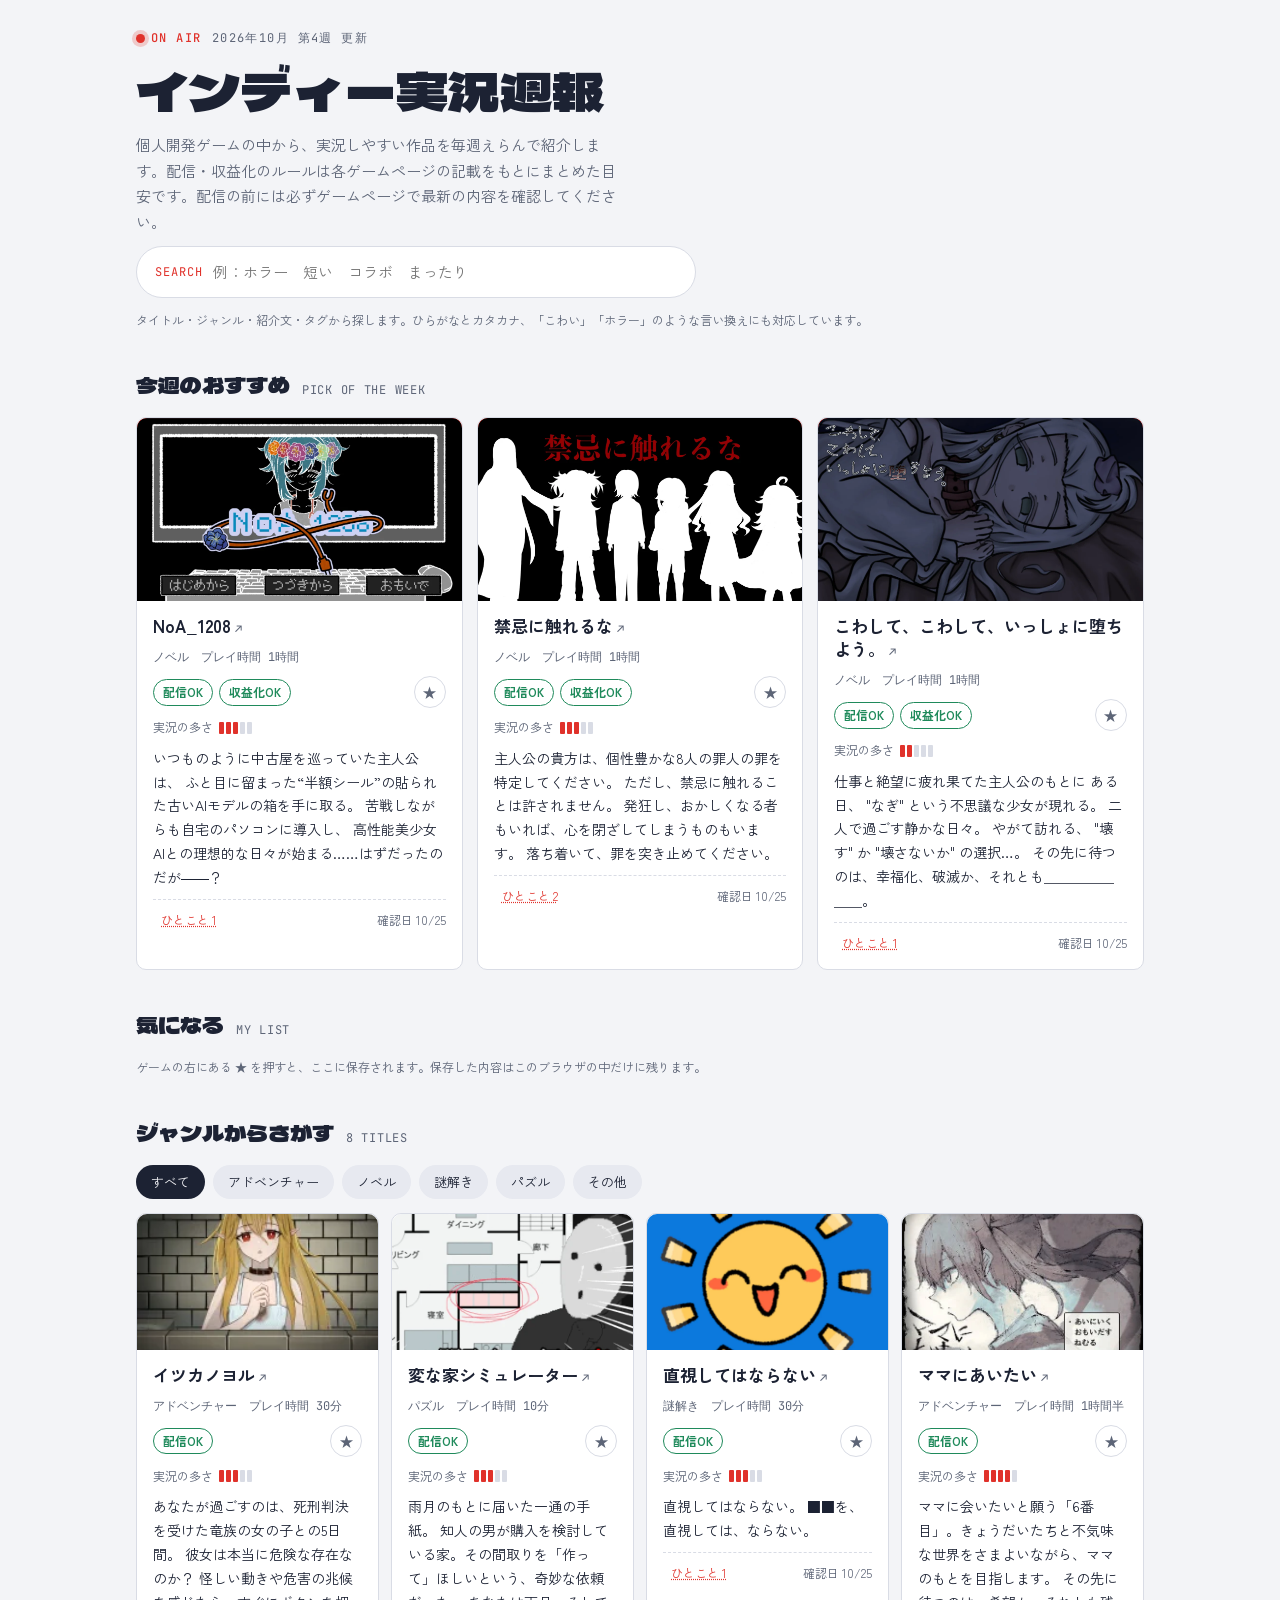
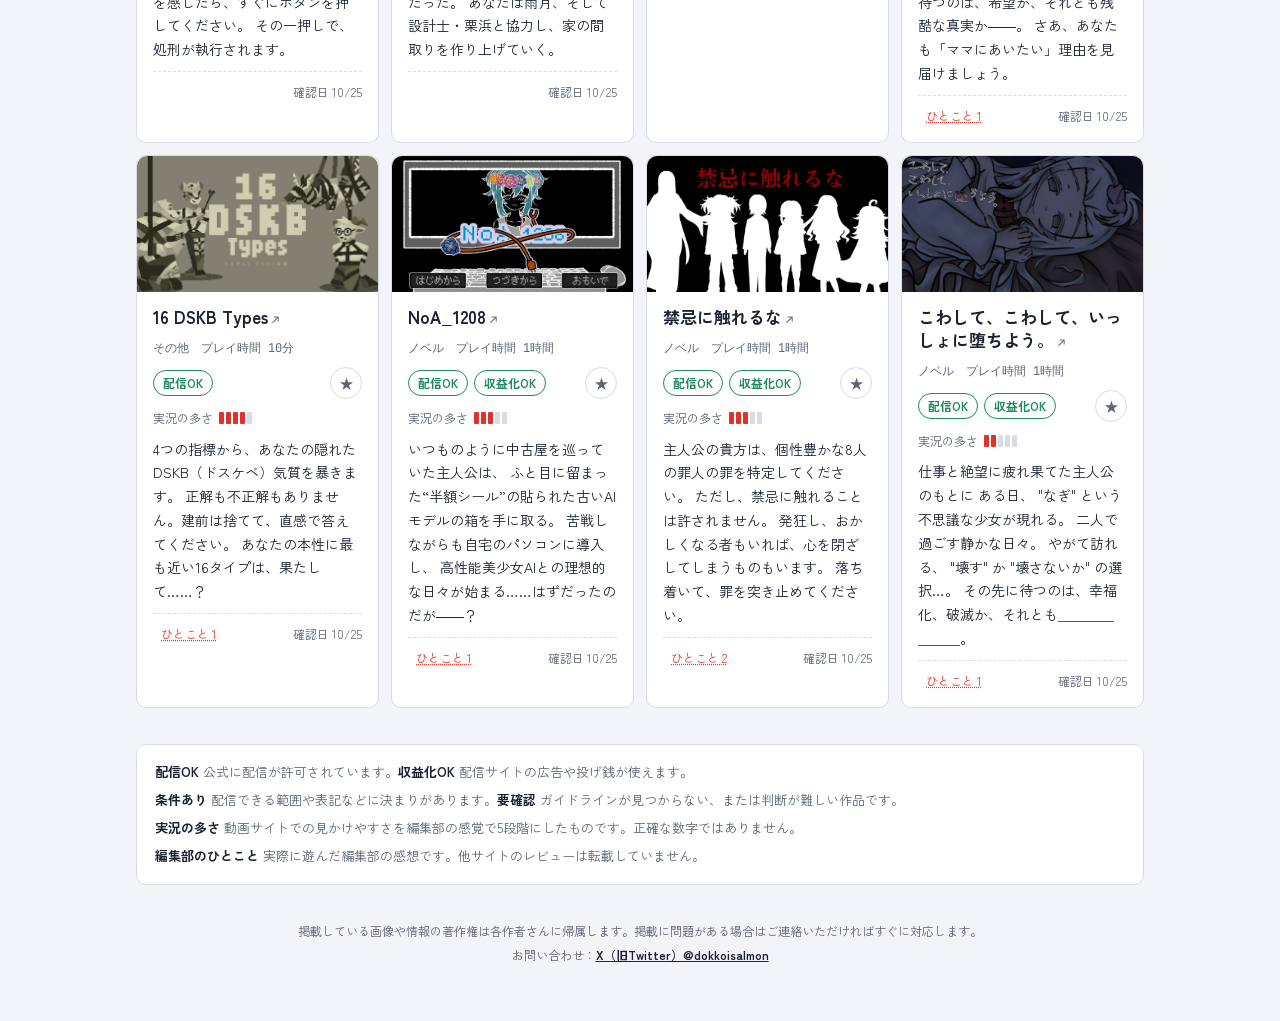
<file: index.html>
<!doctype html>
<html lang="ja">
<head>
<meta charset="utf-8">
<meta name="viewport" content="width=device-width, initial-scale=1, viewport-fit=cover">
<title>インディー実況週報</title>
<meta name="description" content="個人開発ゲームの中から、実況しやすい作品を毎週えらんで紹介。配信・収益化の可否つき。">
<link rel="canonical" href="https://meganeritsuki.github.io/jikkyo-weekly/">
<meta property="og:type" content="website">
<meta property="og:site_name" content="インディー実況週報">
<meta property="og:title" content="インディー実況週報｜実況しやすい個人開発ゲームを毎週紹介">
<meta property="og:description" content="個人開発ゲームの中から、実況しやすい作品を毎週えらんで紹介。配信・収益化の可否つき。">
<meta property="og:url" content="https://meganeritsuki.github.io/jikkyo-weekly/">
<meta property="og:locale" content="ja_JP">
<meta name="twitter:card" content="summary">
<link rel="preconnect" href="https://fonts.googleapis.com">
<link rel="stylesheet" href="https://fonts.googleapis.com/css2?family=Dela+Gothic+One&family=Zen+Kaku+Gothic+New:wght@400;500;700&family=JetBrains+Mono:wght@500&display=swap">
<link rel="stylesheet" href="style.css?v=4">
</head>
<body>
<div class="wrap">
  <header>
    <div class="onair"><span class="lamp">ON AIR</span><span id="week"></span></div>
    <h1>インディー実況週報</h1>
    <p class="lead">個人開発ゲームの中から、実況しやすい作品を毎週えらんで紹介します。配信・収益化のルールは各ゲームページの記載をもとにまとめた目安です。配信の前には必ずゲームページで最新の内容を確認してください。</p>
    <div class="search" role="search">
      <label for="q">SEARCH</label>
      <input id="q" type="search" placeholder="例：ホラー　短い　コラボ　まったり" autocomplete="off">
      <button type="button" id="clear" hidden>消す</button>
    </div>
    <p class="hint">タイトル・ジャンル・紹介文・タグから探します。ひらがなとカタカナ、「こわい」「ホラー」のような言い換えにも対応しています。</p>
  </header>

  <section id="picksSec">
    <h2>今週のおすすめ <small>PICK OF THE WEEK</small></h2>
    <div class="picks" id="picks"></div>
  </section>

  <section id="favSec" hidden>
    <h2>気になる <small id="favCount">MY LIST</small></h2>
    <p class="hint" id="favHint">ゲームの右にある ★ を押すと、ここに保存されます。保存した内容はこのブラウザの中だけに残ります。</p>
    <div class="list" id="favs"></div>
  </section>

  <section>
    <h2 id="listTitle">ジャンルからさがす <small id="count"></small></h2>
    <div class="filters" id="filters" role="group" aria-label="ジャンル"></div>
    <div class="list" id="list"><div class="empty">読み込み中です…</div></div>
  </section>

  <section class="legend">
    <div><strong>配信OK</strong> 公式に配信が許可されています。<strong>収益化OK</strong> 配信サイトの広告や投げ銭が使えます。</div>
    <div><strong>条件あり</strong> 配信できる範囲や表記などに決まりがあります。<strong>要確認</strong> ガイドラインが見つからない、または判断が難しい作品です。</div>
    <div><strong>実況の多さ</strong> 動画サイトでの見かけやすさを編集部の感覚で5段階にしたものです。正確な数字ではありません。</div>
    <div><strong>編集部のひとこと</strong> 実際に遊んだ編集部の感想です。他サイトのレビューは転載していません。</div>
  </section>

  <footer class="site-foot">
    <p>掲載している画像や情報の著作権は各作者さんに帰属します。掲載に問題がある場合はご連絡いただければすぐに対応します。</p>
    <p>お問い合わせ：<a href="https://x.com/dokkoisalmon" target="_blank" rel="noopener">X（旧Twitter）@dokkoisalmon</a></p>
  </footer>
</div>

<script src="card.js?v=4"></script>
<script>
/* 言い換え辞書：左の言葉で検索すると右の言葉にもヒットする */
const SYNONYMS = {
  "こわい":["ホラー","不気味"], "怖い":["ホラー","不気味"], "ほらー":["ホラー"],
  "短い":["短編","分"], "みじかい":["短編","分"], "すぐ":["短編","分"],
  "コラボ":["協力","二人"], "協力":["コラボ","二人"], "ふたり":["二人","協力"],
  "癒し":["まったり","かわいい"], "いやし":["まったり","かわいい"], "のんびり":["まったり"],
  "泣ける":["物語","ノベル"], "ストーリー":["物語","ノベル"], "謎":["謎解き","パズル"], "なぞとき":["謎解き"],
};

const { esc, card } = window.Jikkyo;
const $ = id => document.getElementById(id);
const norm = s => String(s ?? "").toLowerCase().normalize("NFKC").replace(/[ァ-ヶ]/g, c => String.fromCharCode(c.charCodeAt(0)-0x60));
const terms = q => q.trim().split(/[\s　]+/).filter(Boolean).map(w => [w, ...(SYNONYMS[w] || SYNONYMS[norm(w)] || [])].map(norm));
const matches = (g, groups) => {
  const hay = norm([g.title,g.genre,g.desc,g.time,g.note,...(g.tags||[])].join(" "));
  return groups.every(alts => alts.some(a => hay.includes(a)));
};

let GAMES = [], genres = ["すべて"], current = "すべて", query = "";

/* 気になる：訪問者ごとにこのブラウザへ保存 */
let favs = new Set();
try{ favs = new Set(JSON.parse(localStorage.getItem("favs") || "[]")); }catch(e){}
const saveFavs = () => { try{ localStorage.setItem("favs", JSON.stringify([...favs])); }catch(e){} };
const withFav = g => ({...g, _fav: favs.has(g.id)});

function render(){
  $("filters").innerHTML = genres.map(x=>`<button type="button" aria-pressed="${x===current}">${esc(x)}</button>`).join("");
  const groups = terms(query);
  const shown = GAMES.filter(g => (current==="すべて" || g.genre===current) && matches(g, groups));
  $("picks").innerHTML = GAMES.filter(g=>g.pick).map(g=>card(withFav(g),true)).join("");
  const favGames = GAMES.filter(g=>favs.has(g.id));
  $("favs").innerHTML = favGames.map(g=>card(withFav(g),false)).join("");
  $("favHint").hidden = favGames.length > 0;
  $("favCount").textContent = favGames.length ? `${favGames.length} TITLES` : "MY LIST";
  $("favSec").hidden = !!query || !GAMES.length;
  $("list").innerHTML = shown.length ? shown.map(g=>card(withFav(g),false)).join("")
    : `<div class="empty">${query ? `「${esc(query)}」に合うゲームは見つかりませんでした。別の言葉か、ジャンルを「すべて」にして探してみてください。` : "まだゲームが登録されていません。"}</div>`;
  $("count").textContent = `${shown.length} TITLES`;
  $("listTitle").firstChild.textContent = query ? "検索結果 " : "ジャンルからさがす ";
  $("picksSec").hidden = !!query || !GAMES.some(g=>g.pick);
  $("clear").hidden = !query;
}

fetch("games.json", {cache:"no-store"})
  .then(r => { if(!r.ok) throw new Error(r.status); return r.json(); })
  .then(data => {
    GAMES = data.games || [];
    $("week").textContent = (data.week || "") + " 更新";
    const order = window.Jikkyo.GENRES || [];
    const rank = x => { const i = order.indexOf(x); return i < 0 ? 99 : i; };
    genres = ["すべて", ...[...new Set(GAMES.map(g=>g.genre).filter(Boolean))].sort((a,b)=>rank(a)-rank(b))];
    try{ const saved = localStorage.getItem("genre"); if(saved && genres.includes(saved)) current = saved; }catch(e){}
    render();
  })
  .catch(() => {
    $("list").innerHTML = `<div class="empty">ゲームの一覧を読み込めませんでした。時間をおいてもう一度開いてみてください。</div>`;
    $("picksSec").hidden = true;
  });

$("filters").addEventListener("click", e=>{
  const b = e.target.closest("button"); if(!b) return;
  current = b.textContent; try{ localStorage.setItem("genre", current); }catch(e){}
  render();
});
$("q").addEventListener("input", e=>{ query = e.target.value; render(); });
document.addEventListener("click", e=>{
  const b = e.target.closest(".fav"); if(!b) return;
  e.preventDefault();
  const id = b.dataset.id;
  if (favs.has(id)) favs.delete(id); else favs.add(id);
  saveFavs(); render();
});
$("clear").addEventListener("click", ()=>{ $("q").value=""; query=""; render(); $("q").focus(); });
</script>
</body>
</html>
</file>
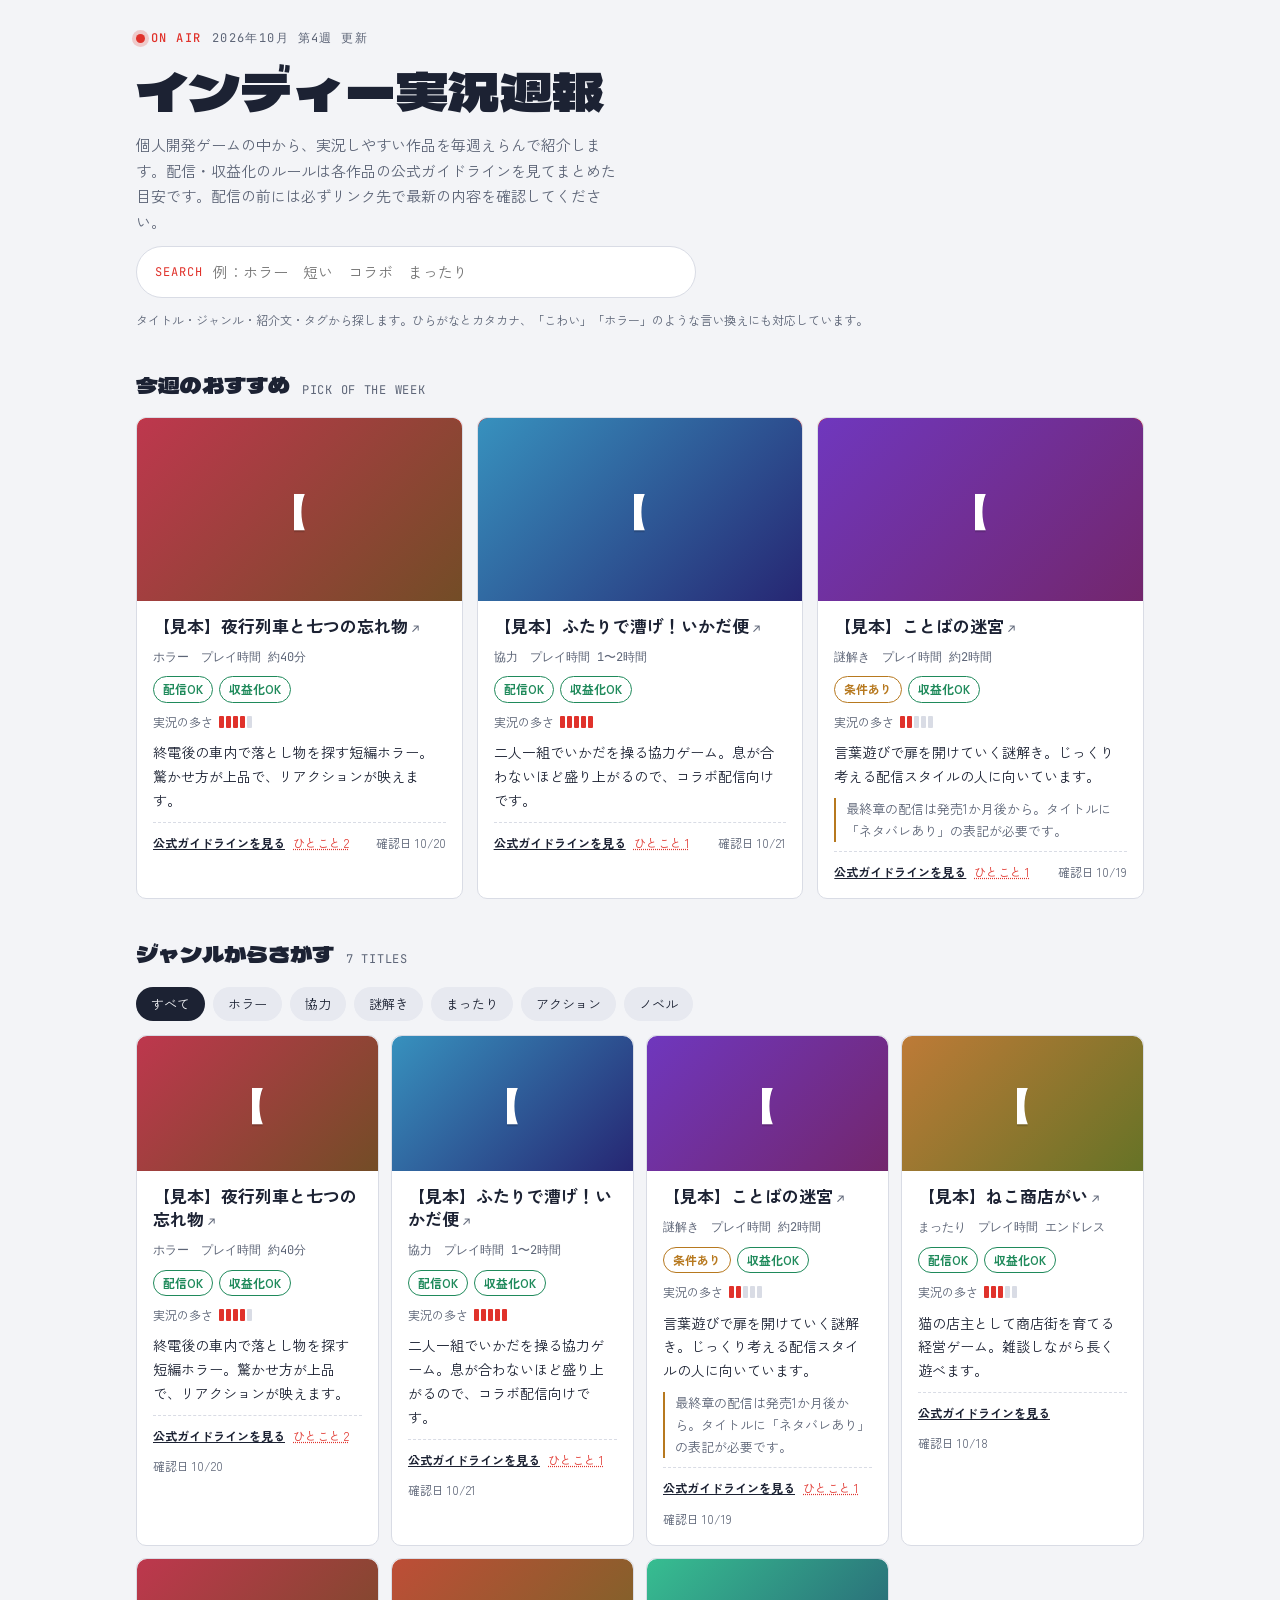
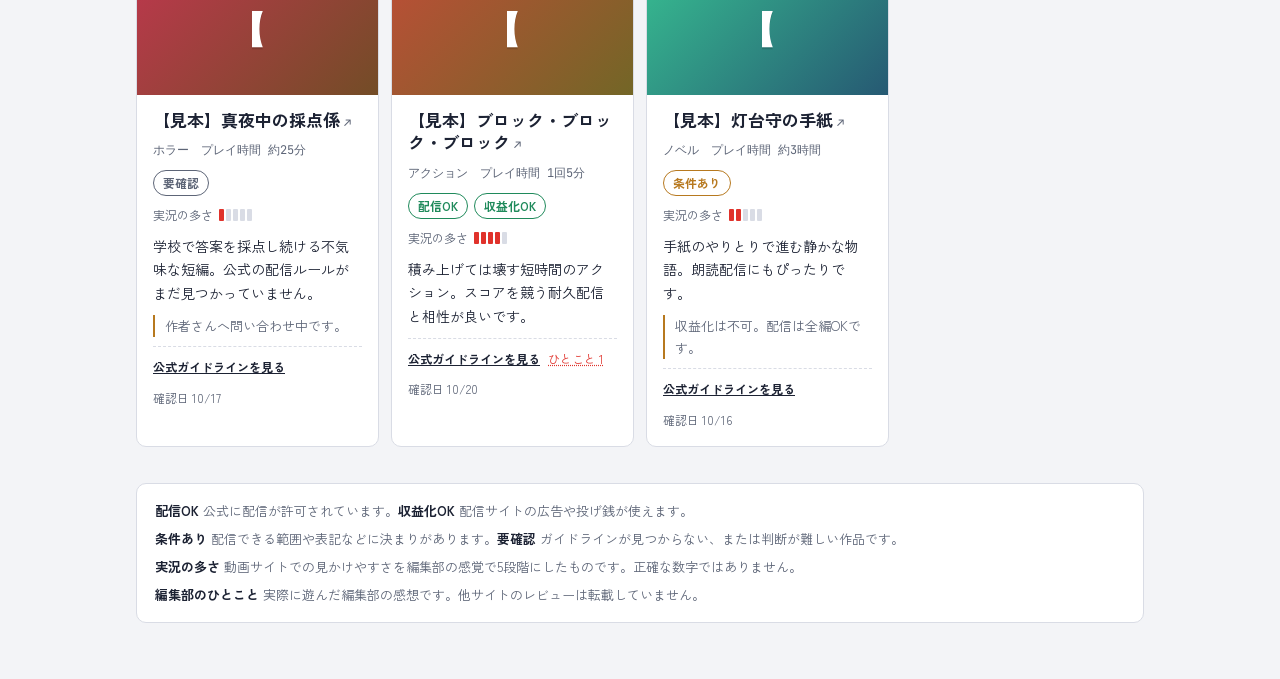
<file: jikkyo-site/index.html>
<!doctype html>
<html lang="ja">
<head>
<meta charset="utf-8">
<meta name="viewport" content="width=device-width, initial-scale=1, viewport-fit=cover">
<title>インディー実況週報</title>
<meta name="description" content="個人開発ゲームの中から、実況しやすい作品を毎週えらんで紹介。配信・収益化の可否つき。">
<link rel="preconnect" href="https://fonts.googleapis.com">
<link rel="stylesheet" href="https://fonts.googleapis.com/css2?family=Dela+Gothic+One&family=Zen+Kaku+Gothic+New:wght@400;500;700&family=JetBrains+Mono:wght@500&display=swap">
<link rel="stylesheet" href="style.css">
</head>
<body>
<div class="wrap">
  <header>
    <div class="onair"><span class="lamp">ON AIR</span><span id="week"></span></div>
    <h1>インディー実況週報</h1>
    <p class="lead">個人開発ゲームの中から、実況しやすい作品を毎週えらんで紹介します。配信・収益化のルールは各作品の公式ガイドラインを見てまとめた目安です。配信の前には必ずリンク先で最新の内容を確認してください。</p>
    <div class="search" role="search">
      <label for="q">SEARCH</label>
      <input id="q" type="search" placeholder="例：ホラー　短い　コラボ　まったり" autocomplete="off">
      <button type="button" id="clear" hidden>消す</button>
    </div>
    <p class="hint">タイトル・ジャンル・紹介文・タグから探します。ひらがなとカタカナ、「こわい」「ホラー」のような言い換えにも対応しています。</p>
  </header>

  <section id="picksSec">
    <h2>今週のおすすめ <small>PICK OF THE WEEK</small></h2>
    <div class="picks" id="picks"></div>
  </section>

  <section>
    <h2 id="listTitle">ジャンルからさがす <small id="count"></small></h2>
    <div class="filters" id="filters" role="group" aria-label="ジャンル"></div>
    <div class="list" id="list"><div class="empty">読み込み中です…</div></div>
  </section>

  <section class="legend">
    <div><strong>配信OK</strong> 公式に配信が許可されています。<strong>収益化OK</strong> 配信サイトの広告や投げ銭が使えます。</div>
    <div><strong>条件あり</strong> 配信できる範囲や表記などに決まりがあります。<strong>要確認</strong> ガイドラインが見つからない、または判断が難しい作品です。</div>
    <div><strong>実況の多さ</strong> 動画サイトでの見かけやすさを編集部の感覚で5段階にしたものです。正確な数字ではありません。</div>
    <div><strong>編集部のひとこと</strong> 実際に遊んだ編集部の感想です。他サイトのレビューは転載していません。</div>
  </section>
</div>

<script src="card.js"></script>
<script>
/* 言い換え辞書：左の言葉で検索すると右の言葉にもヒットする */
const SYNONYMS = {
  "こわい":["ホラー","不気味"], "怖い":["ホラー","不気味"], "ほらー":["ホラー"],
  "短い":["短編","分"], "みじかい":["短編","分"], "すぐ":["短編","分"],
  "コラボ":["協力","二人"], "協力":["コラボ","二人"], "ふたり":["二人","協力"],
  "癒し":["まったり","かわいい"], "いやし":["まったり","かわいい"], "のんびり":["まったり"],
  "泣ける":["物語","ノベル"], "ストーリー":["物語","ノベル"], "謎":["謎解き","パズル"], "なぞとき":["謎解き"],
};

const { esc, card } = window.Jikkyo;
const $ = id => document.getElementById(id);
const norm = s => String(s ?? "").toLowerCase().normalize("NFKC").replace(/[ァ-ヶ]/g, c => String.fromCharCode(c.charCodeAt(0)-0x60));
const terms = q => q.trim().split(/[\s　]+/).filter(Boolean).map(w => [w, ...(SYNONYMS[w] || SYNONYMS[norm(w)] || [])].map(norm));
const matches = (g, groups) => {
  const hay = norm([g.title,g.genre,g.desc,g.time,g.note,...(g.tags||[])].join(" "));
  return groups.every(alts => alts.some(a => hay.includes(a)));
};

let GAMES = [], genres = ["すべて"], current = "すべて", query = "";

function render(){
  $("filters").innerHTML = genres.map(x=>`<button type="button" aria-pressed="${x===current}">${esc(x)}</button>`).join("");
  const groups = terms(query);
  const shown = GAMES.filter(g => (current==="すべて" || g.genre===current) && matches(g, groups));
  $("list").innerHTML = shown.length ? shown.map(g=>card(g,false)).join("")
    : `<div class="empty">${query ? `「${esc(query)}」に合うゲームは見つかりませんでした。別の言葉か、ジャンルを「すべて」にして探してみてください。` : "まだゲームが登録されていません。"}</div>`;
  $("count").textContent = `${shown.length} TITLES`;
  $("listTitle").firstChild.textContent = query ? "検索結果 " : "ジャンルからさがす ";
  $("picksSec").hidden = !!query || !GAMES.some(g=>g.pick);
  $("clear").hidden = !query;
}

fetch("games.json", {cache:"no-store"})
  .then(r => { if(!r.ok) throw new Error(r.status); return r.json(); })
  .then(data => {
    GAMES = data.games || [];
    $("week").textContent = (data.week || "") + " 更新";
    $("picks").innerHTML = GAMES.filter(g=>g.pick).map(g=>card(g,true)).join("");
    genres = ["すべて", ...new Set(GAMES.map(g=>g.genre).filter(Boolean))];
    try{ const saved = localStorage.getItem("genre"); if(saved && genres.includes(saved)) current = saved; }catch(e){}
    render();
  })
  .catch(() => {
    $("list").innerHTML = `<div class="empty">ゲームの一覧を読み込めませんでした。時間をおいてもう一度開いてみてください。</div>`;
    $("picksSec").hidden = true;
  });

$("filters").addEventListener("click", e=>{
  const b = e.target.closest("button"); if(!b) return;
  current = b.textContent; try{ localStorage.setItem("genre", current); }catch(e){}
  render();
});
$("q").addEventListener("input", e=>{ query = e.target.value; render(); });
$("clear").addEventListener("click", ()=>{ $("q").value=""; query=""; render(); $("q").focus(); });
</script>
</body>
</html>
</file>
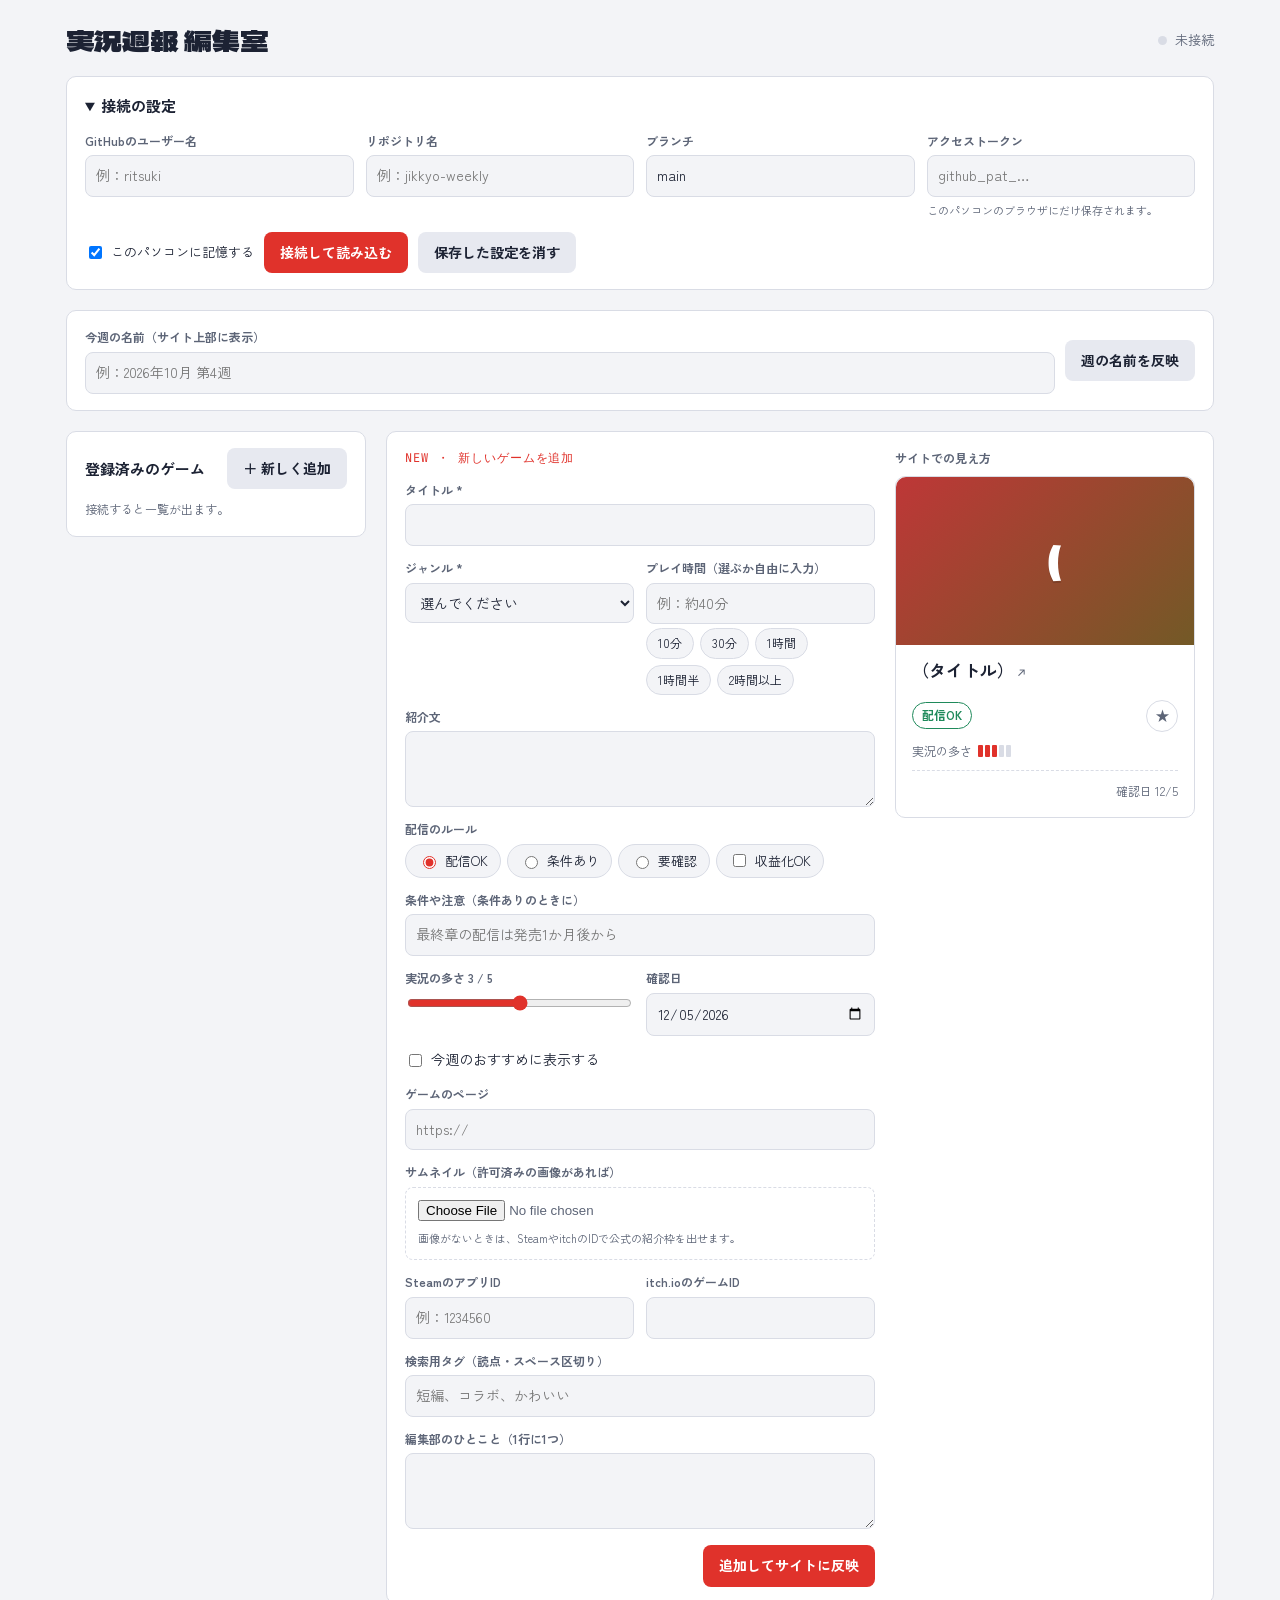
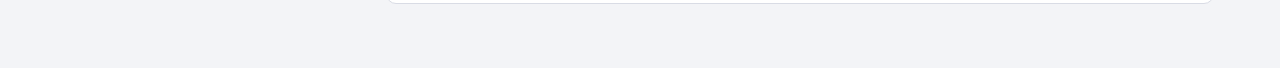
<file: admin.html>
<!doctype html>
<html lang="ja">
<head>
<meta charset="utf-8">
<meta name="viewport" content="width=device-width, initial-scale=1, viewport-fit=cover">
<meta name="robots" content="noindex, nofollow">
<title>実況週報 編集室</title>
<link rel="preconnect" href="https://fonts.googleapis.com">
<link rel="stylesheet" href="https://fonts.googleapis.com/css2?family=Dela+Gothic+One&family=Zen+Kaku+Gothic+New:wght@400;500;700&family=JetBrains+Mono:wght@500&display=swap">
<link rel="stylesheet" href="style.css?v=4">
<style>
.admin{max-width:1180px;margin:0 auto;padding-left:max(16px,env(safe-area-inset-left,0px));padding-right:max(16px,env(safe-area-inset-right,0px));padding-block:24px 64px;display:grid;gap:20px}
.top{display:flex;align-items:center;justify-content:space-between;gap:12px;flex-wrap:wrap}
.top h1{font-size:28px}
.conn{font-size:13px;display:flex;align-items:center;gap:8px;color:var(--muted)}
.conn .dot{width:9px;height:9px;border-radius:50%;background:var(--line)}
.conn.ok .dot{background:var(--ok)} .conn.err .dot{background:var(--tally)}
.panel{background:var(--surface);border:1px solid var(--line);border-radius:10px;padding:16px 18px}
details.panel summary{cursor:pointer;font-weight:700}
.grid2{display:grid;grid-template-columns:repeat(auto-fit,minmax(200px,1fr));gap:12px;margin-top:12px;align-items:start}
input[type=range]{accent-color:var(--tally)}
.field{display:grid;gap:4px;min-width:0}
.field>span{font-size:12px;font-weight:700;color:var(--muted)}
.field small{font-size:11px;color:var(--muted)}
input[type=text],input[type=url],input[type=password],input[type=date],textarea,select{font:inherit;font-size:14px;width:100%;background:var(--bg);color:var(--ink);border:1px solid var(--line);border-radius:8px;padding:8px 10px}
textarea{min-height:76px;resize:vertical}
input:focus,textarea:focus,select:focus{outline:2px solid var(--tally);outline-offset:1px}
.row{display:flex;gap:10px;align-items:center;flex-wrap:wrap}
.btn{font:inherit;font-size:14px;font-weight:700;border:0;border-radius:8px;padding:9px 16px;cursor:pointer;background:var(--chip);color:var(--ink)}
.btn.primary{background:var(--tally);color:#fff}
.btn.danger{background:transparent;color:var(--tally);border:1.5px solid var(--tally)}
.btn:disabled{opacity:.5;cursor:wait}
.main{display:grid;grid-template-columns:minmax(0,300px) minmax(0,1fr);gap:20px;align-items:start}
@media (max-width:860px){.main{grid-template-columns:1fr}}
.glist{display:grid;gap:6px;max-height:70vh;overflow:auto}
.gitem{display:flex;align-items:center;gap:8px;padding:8px 10px;border-radius:8px;border:1px solid transparent;cursor:pointer;background:none;font:inherit;color:inherit;text-align:left;width:100%}
.gitem:hover{background:var(--chip)}
.gitem[aria-current="true"]{border-color:var(--tally);background:var(--chip)}
.gitem .t{flex:1;min-width:0;overflow:hidden;text-overflow:ellipsis;white-space:nowrap;font-size:14px}
.gitem .s{font-size:11px;font-family:var(--mono);color:var(--muted)}
.editor{display:grid;grid-template-columns:minmax(0,1fr) minmax(0,300px);gap:20px;align-items:start}
@media (max-width:1060px){.editor{grid-template-columns:1fr}}
form{display:grid;gap:12px}
.seg{display:flex;gap:6px;flex-wrap:wrap}
.seg label{display:flex;align-items:center;gap:6px;font-size:13px;background:var(--bg);border:1px solid var(--line);border-radius:999px;padding:5px 12px;cursor:pointer}
.seg input{accent-color:var(--tally)}
.preview{position:sticky;top:16px;display:grid;gap:8px}
.preview>span{font-size:12px;font-weight:700;color:var(--muted)}
.drop{border:1.5px dashed var(--line);border-radius:8px;padding:12px;font-size:13px;color:var(--muted);display:grid;gap:8px}
.drop img{max-height:120px;border-radius:6px;justify-self:start}
.flabel{font-size:12px;font-weight:700;color:var(--muted)}
.chips{display:flex;gap:6px;flex-wrap:wrap}
.chips button{font:inherit;font-size:12px;background:var(--bg);color:var(--ink);border:1px solid var(--line);border-radius:999px;padding:4px 11px;cursor:pointer}
.chips button[aria-pressed="true"]{background:var(--ink);color:var(--bg);border-color:var(--ink)}
.toast{position:fixed;left:50%;bottom:calc(20px + env(safe-area-inset-bottom,0px));transform:translateX(-50%);background:var(--pop);color:var(--popink);padding:10px 18px;border-radius:999px;font-size:14px;z-index:20;max-width:calc(100% - 32px)}
.toast.err{background:var(--tally);color:#fff}
.mode{font-family:var(--mono);font-size:12px;color:var(--tally);letter-spacing:.08em}
</style>
</head>
<body>
<div class="admin">
  <div class="top">
    <h1>実況週報 編集室</h1>
    <div class="conn" id="conn"><span class="dot"></span><span id="connText">未接続</span></div>
  </div>

  <details class="panel" id="setup">
    <summary>接続の設定</summary>
    <div class="grid2">
      <label class="field"><span>GitHubのユーザー名</span><input type="text" id="owner" placeholder="例：ritsuki" autocomplete="off"></label>
      <label class="field"><span>リポジトリ名</span><input type="text" id="repo" placeholder="例：jikkyo-weekly" autocomplete="off"></label>
      <label class="field"><span>ブランチ</span><input type="text" id="branch" value="main" autocomplete="off"></label>
      <label class="field"><span>アクセストークン</span><input type="password" id="token" placeholder="github_pat_…" autocomplete="off"><small>このパソコンのブラウザにだけ保存されます。</small></label>
    </div>
    <div class="row" style="margin-top:12px">
      <label class="row" style="font-size:13px;gap:6px"><input type="checkbox" id="remember" checked>このパソコンに記憶する</label>
      <button class="btn primary" type="button" id="connect">接続して読み込む</button>
      <button class="btn" type="button" id="forget">保存した設定を消す</button>
    </div>
  </details>

  <div class="panel row">
    <label class="field" style="flex:1;min-width:200px"><span>今週の名前（サイト上部に表示）</span><input type="text" id="week" placeholder="例：2026年10月 第4週"></label>
    <button class="btn" type="button" id="saveWeek">週の名前を反映</button>
  </div>

  <div class="main">
    <div class="panel" style="display:grid;gap:10px">
      <div class="row" style="justify-content:space-between"><strong>登録済みのゲーム</strong><button class="btn" type="button" id="newBtn">＋ 新しく追加</button></div>
      <div class="glist" id="glist"><p class="hint">接続すると一覧が出ます。</p></div>
    </div>

    <div class="panel editor">
      <form id="form" novalidate>
        <div class="mode" id="mode">NEW ・ 新しいゲームを追加</div>
        <label class="field"><span>タイトル *</span><input type="text" id="f_title" required></label>
        <div class="grid2" style="margin:0">
          <label class="field"><span>ジャンル *</span><select id="f_genre" required></select></label>
          <div class="field"><label for="f_time" class="flabel">プレイ時間（選ぶか自由に入力）</label><input type="text" id="f_time" placeholder="例：約40分" autocomplete="off"><div class="chips" id="timeChips"></div></div>
        </div>
        <label class="field"><span>紹介文</span><textarea id="f_desc"></textarea></label>
        <div class="field"><span>配信のルール</span>
          <div class="seg">
            <label><input type="radio" name="status" value="ok" checked>配信OK</label>
            <label><input type="radio" name="status" value="cond">条件あり</label>
            <label><input type="radio" name="status" value="check">要確認</label>
            <label><input type="checkbox" id="f_money">収益化OK</label>
          </div>
        </div>
        <label class="field"><span>条件や注意（条件ありのときに）</span><input type="text" id="f_note" placeholder="最終章の配信は発売1か月後から"></label>
        <div class="grid2" style="margin:0">
          <label class="field"><span>実況の多さ <b id="heatVal">3</b> / 5</span><input type="range" id="f_heat" min="1" max="5" value="3"></label>
          <label class="field"><span>確認日</span><input type="date" id="f_checked"></label>
        </div>
        <label class="row" style="font-size:14px;gap:6px"><input type="checkbox" id="f_pick">今週のおすすめに表示する</label>
        <div class="grid2" style="margin:0">
          <label class="field"><span>ゲームのページ</span><input type="url" id="f_site" placeholder="https://"></label>
        </div>
        <div class="field"><span>サムネイル（許可済みの画像があれば）</span>
          <div class="drop">
            <input type="file" id="f_image" accept="image/*">
            <img id="imgPrev" alt="" hidden>
            <button class="btn" type="button" id="imgClear" hidden>画像を外す</button>
            <small>画像がないときは、SteamやitchのIDで公式の紹介枠を出せます。</small>
          </div>
        </div>
        <div class="grid2" style="margin:0">
          <label class="field"><span>SteamのアプリID</span><input type="text" id="f_steam" inputmode="numeric" placeholder="例：1234560"></label>
          <label class="field"><span>itch.ioのゲームID</span><input type="text" id="f_itch" inputmode="numeric"></label>
        </div>
        <label class="field"><span>検索用タグ（読点・スペース区切り）</span><input type="text" id="f_tags" placeholder="短編、コラボ、かわいい"></label>
        <label class="field"><span>編集部のひとこと（1行に1つ）</span><textarea id="f_voices"></textarea></label>
        <div class="row" style="justify-content:space-between;margin-top:4px">
          <button class="btn danger" type="button" id="delBtn" hidden>このゲームを削除</button>
          <button class="btn primary" type="submit" id="saveBtn" style="margin-left:auto">追加してサイトに反映</button>
        </div>
      </form>
      <div class="preview"><span>サイトでの見え方</span><div id="prev"></div></div>
    </div>
  </div>
</div>

<script src="card.js?v=4"></script>
<script>
const { card, esc } = window.Jikkyo;
const $ = id => document.getElementById(id);
const store = { get(k){ try{ return localStorage.getItem(k) ?? sessionStorage.getItem(k); }catch(e){ return null; } },
                set(k,v,keep){ try{ (keep?localStorage:sessionStorage).setItem(k,v); }catch(e){} },
                clear(){ try{ ["owner","repo","branch","token"].forEach(k=>{localStorage.removeItem(k);sessionStorage.removeItem(k);}); }catch(e){} } };

let DATA = null;            // {week, games}
let editingId = null;       // 編集中のゲームID（新規ならnull）
let pendingImage = null;    // {dataUrl, ext} 新しく選んだ画像
let removeImage = false;    // 既存画像を外す

/* ---------- 文字列 <-> Base64（日本語OK） ---------- */
const toB64 = s => { const b = new TextEncoder().encode(s); let bin=""; for(let i=0;i<b.length;i+=0x8000) bin += String.fromCharCode(...b.subarray(i,i+0x8000)); return btoa(bin); };
const fromB64 = s => new TextDecoder().decode(Uint8Array.from(atob(s.replace(/\s/g,"")), c=>c.charCodeAt(0)));

/* ---------- GitHub API ---------- */
const cfg = () => ({ owner:$("owner").value.trim(), repo:$("repo").value.trim(), branch:$("branch").value.trim()||"main", token:$("token").value.trim() });
async function gh(path, method="GET", body){
  const c = cfg();
  const url = `https://api.github.com/repos/${encodeURIComponent(c.owner)}/${encodeURIComponent(c.repo)}/contents/${path}` + (method==="GET" ? `?ref=${encodeURIComponent(c.branch)}&t=${Date.now()}` : "");
  const res = await fetch(url, { method, headers:{ "Authorization":`Bearer ${c.token}`, "Accept":"application/vnd.github+json", "Content-Type":"application/json" }, body: body ? JSON.stringify({...body, branch:c.branch}) : undefined });
  if (res.status === 404 && method === "GET") return null;
  if (!res.ok){
    const msg = res.status===401 ? "トークンが正しくないか、期限が切れています。"
              : res.status===403 ? "トークンにこのリポジトリへの書き込み権限がありません。"
              : res.status===404 ? "リポジトリが見つかりません。ユーザー名とリポジトリ名を確認してください。"
              : res.status===409 ? "他の更新と重なりました。もう一度押してください。"
              : `GitHubからエラーが返りました（${res.status}）。`;
    throw new Error(msg);
  }
  return res.status === 204 ? null : res.json();
}
async function loadData(){
  const f = await gh("games.json");
  if (!f) return { data:{week:"",games:[]}, sha:null };
  return { data: JSON.parse(fromB64(f.content)), sha: f.sha };
}
/* 最新のgames.jsonを取り直してから変更を当てて保存（上書き事故を防ぐ） */
async function commitData(message, mutate){
  const { data, sha } = await loadData();
  mutate(data);
  await gh("games.json","PUT",{ message, content: toB64(JSON.stringify(data,null,2)+"\n"), ...(sha?{sha}:{}) });
  DATA = data;
}
async function deleteFile(path){
  if (!path || /^https?:/.test(path)) return;
  const f = await gh(path);
  if (f) await gh(path,"DELETE",{ message:`画像を削除: ${path}`, sha:f.sha });
}

/* ---------- 画面 ---------- */
let toastTimer;
function toast(msg, err){
  document.querySelectorAll(".toast").forEach(t=>t.remove());
  const t = document.createElement("div"); t.className = "toast"+(err?" err":""); t.textContent = msg; t.setAttribute("role","status");
  document.body.appendChild(t); clearTimeout(toastTimer); toastTimer = setTimeout(()=>t.remove(), err?7000:4000);
}
function setConn(state, text){ $("conn").className = "conn "+state; $("connText").textContent = text; }
function busy(on){ ["saveBtn","delBtn","saveWeek","connect"].forEach(id=>$(id).disabled = on); }

function renderList(){
  const games = DATA?.games || [];
  $("glist").innerHTML = games.length ? games.map(g=>`<button type="button" class="gitem" data-id="${esc(g.id)}" aria-current="${g.id===editingId}">
      <span class="t">${g.pick?"★ ":""}${esc(g.title)}</span><span class="s">${esc(g.genre)}</span></button>`).join("")
    : `<p class="hint">まだ登録がありません。右のフォームから追加できます。</p>`;
}

const today = () => new Date(Date.now() - new Date().getTimezoneOffset()*60000).toISOString().slice(0,10);
function isoFromChecked(c){ if(!c) return today(); const m = String(c).match(/^(\d{1,2})\/(\d{1,2})$/); return m ? `${new Date().getFullYear()}-${m[1].padStart(2,"0")}-${m[2].padStart(2,"0")}` : (/^\d{4}-\d{2}-\d{2}$/.test(c)?c:today()); }
function checkedFromIso(iso){ const [,m,d] = iso.split("-"); return `${+m}/${+d}`; }

function fillForm(g){
  editingId = g ? g.id : null; pendingImage = null; removeImage = false;
  $("f_title").value = g?.title || ""; setGenre(g?.genre); $("f_time").value = g?.time || "";
  $("f_desc").value = g?.desc || ""; $("f_note").value = g?.note || "";
  document.querySelector(`input[name=status][value=${g?.status || "ok"}]`).checked = true;
  $("f_money").checked = g ? !!g.money : false; $("f_pick").checked = !!g?.pick;
  $("f_heat").value = g?.heat || 3; $("heatVal").textContent = $("f_heat").value;
  $("f_checked").value = isoFromChecked(g?.checked);
  $("f_site").value = g?.site || "";
  $("f_steam").value = g?.steam || ""; $("f_itch").value = g?.itch || "";
  $("f_tags").value = (g?.tags || []).join("、");
  $("f_voices").value = (g?.voices || []).map(v=>v.t).join("\n");
  $("f_image").value = "";
  showImage(rawUrl(g?.thumb));
  $("mode").textContent = g ? "EDIT ・ 登録済みのゲームを修正" : "NEW ・ 新しいゲームを追加";
  $("saveBtn").textContent = g ? "修正してサイトに反映" : "追加してサイトに反映";
  $("delBtn").hidden = !g;
  syncChips();
  resetDel();
  renderList(); preview();
}
function rawUrl(p){ if(!p) return ""; if(/^(https?:|data:)/.test(p)) return p; const c=cfg(); return `https://raw.githubusercontent.com/${c.owner}/${c.repo}/${c.branch}/${p}`; }
function showImage(src){ $("imgPrev").hidden = !src; $("imgClear").hidden = !src; if(src) $("imgPrev").src = src; else $("imgPrev").removeAttribute("src"); }

function readForm(){
  const base = DATA?.games.find(g=>g.id===editingId) || {};
  return {
    id: editingId || ("g" + Date.now().toString(36)),
    title: $("f_title").value.trim(), genre: $("f_genre").value.trim(), time: $("f_time").value.trim(),
    status: document.querySelector("input[name=status]:checked").value, money: $("f_money").checked,
    heat: Number($("f_heat").value), pick: $("f_pick").checked,
    site: $("f_site").value.trim(), guide: "",
    thumb: removeImage ? "" : (base.thumb || ""), steam: $("f_steam").value.trim(), itch: $("f_itch").value.trim(),
    tags: $("f_tags").value.split(/[、,，\s]+/).map(s=>s.trim()).filter(Boolean),
    desc: $("f_desc").value.trim(), note: $("f_note").value.trim(),
    voices: $("f_voices").value.split("\n").map(s=>s.trim()).filter(Boolean).map(t=>({t, by:"編集部"})),
    checked: checkedFromIso($("f_checked").value || today()),
  };
}
function preview(){
  const g = readForm();
  if (pendingImage) g.thumb = pendingImage.dataUrl;
  else g.thumb = rawUrl(g.thumb);
  if (!g.title) g.title = "（タイトル）";
  $("prev").innerHTML = card(g, g.pick);
}

/* 画像は横1280pxまでに縮めてから送る */
async function shrink(file){
  const img = await new Promise((ok,ng)=>{ const i=new Image(); i.onload=()=>ok(i); i.onerror=ng; i.src=URL.createObjectURL(file); });
  const scale = Math.min(1, 1280 / img.naturalWidth);
  const c = document.createElement("canvas"); c.width = Math.round(img.naturalWidth*scale); c.height = Math.round(img.naturalHeight*scale);
  c.getContext("2d").drawImage(img,0,0,c.width,c.height); URL.revokeObjectURL(img.src);
  let dataUrl = c.toDataURL("image/webp", .85), ext = "webp";
  if (!dataUrl.startsWith("data:image/webp")) { dataUrl = c.toDataURL("image/jpeg", .85); ext = "jpg"; }
  return { dataUrl, ext };
}

/* ---------- 操作 ---------- */
$("connect").addEventListener("click", async ()=>{
  const c = cfg();
  if (!c.owner || !c.repo || !c.token) { toast("ユーザー名・リポジトリ名・トークンを入れてください。", true); return; }
  const keep = $("remember").checked;
  Object.entries(c).forEach(([k,v])=>store.set(k,v,keep));
  busy(true); setConn("", "接続中…");
  try{
    DATA = (await loadData()).data;
    $("week").value = DATA.week || "";
    setConn("ok", `${c.owner}/${c.repo} に接続中`); $("setup").open = false;
    fillForm(null); toast(`${DATA.games.length}本のゲームを読み込みました。`);
  }catch(e){ setConn("err","接続できません"); toast(e.message, true); }
  busy(false);
});
$("forget").addEventListener("click", ()=>{ store.clear(); $("token").value=""; toast("保存していた設定を消しました。"); });

$("glist").addEventListener("click", e=>{
  const b = e.target.closest(".gitem"); if(!b) return;
  fillForm(DATA.games.find(g=>g.id===b.dataset.id));
  window.scrollTo({top:$("form").getBoundingClientRect().top + scrollY - 20, behavior:"smooth"});
});
$("newBtn").addEventListener("click", ()=>fillForm(null));
$("form").addEventListener("input", e=>{ if(e.target.id==="f_heat") $("heatVal").textContent = e.target.value; preview(); });
$("form").addEventListener("change", preview);

$("f_image").addEventListener("change", async e=>{
  const f = e.target.files[0]; if(!f) return;
  try{ pendingImage = await shrink(f); removeImage = false; showImage(pendingImage.dataUrl); preview(); }
  catch(err){ toast("この画像は読み込めませんでした。PNGかJPEGで試してください。", true); }
});
$("imgClear").addEventListener("click", ()=>{ pendingImage = null; removeImage = true; $("f_image").value=""; showImage(""); preview(); });

$("form").addEventListener("submit", async e=>{
  e.preventDefault();
  if (!DATA) { toast("先に「接続の設定」から接続してください。", true); $("setup").open = true; return; }
  const g = readForm();
  if (!g.title || !g.genre) { toast("タイトルとジャンルは必須です。", true); return; }
  const isNew = !editingId;
  const old = DATA.games.find(x=>x.id===g.id);
  busy(true);
  try{
    if (pendingImage){
      const path = `images/${g.id}-${Date.now().toString(36)}.${pendingImage.ext}`;
      await gh(path,"PUT",{ message:`画像を追加: ${g.title}`, content: pendingImage.dataUrl.split(",")[1] });
      g.thumb = path;
    }
    await commitData(`${isNew?"追加":"修正"}: ${g.title}`, data=>{
      const i = data.games.findIndex(x=>x.id===g.id);
      if (i >= 0) data.games[i] = g; else data.games.unshift(g);
    });
    if (old?.thumb && old.thumb !== g.thumb) await deleteFile(old.thumb).catch(()=>{});
    fillForm(DATA.games.find(x=>x.id===g.id));
    toast(`「${g.title}」を${isNew?"追加":"修正"}しました。1〜2分でサイトに反映されます。`);
  }catch(err){ toast(err.message, true); }
  busy(false);
});

function resetDel(){ const b=$("delBtn"); b.dataset.armed=""; b.textContent="このゲームを削除"; clearTimeout(b._t); }
$("delBtn").addEventListener("click", async ()=>{
  const g = DATA?.games.find(x=>x.id===editingId); if(!g) return;
  const btn = $("delBtn");
  if (btn.dataset.armed !== "1"){
    btn.dataset.armed = "1"; btn.textContent = "もう一度押すと削除します";
    clearTimeout(btn._t); btn._t = setTimeout(resetDel, 5000);
    return;
  }
  resetDel();
  busy(true);
  try{
    await commitData(`削除: ${g.title}`, data=>{ data.games = data.games.filter(x=>x.id!==g.id); });
    await deleteFile(g.thumb).catch(()=>{});
    fillForm(null); toast(`「${g.title}」を削除しました。1〜2分でサイトからも消えます。`);
  }catch(err){ toast(err.message, true); }
  busy(false);
});

$("saveWeek").addEventListener("click", async ()=>{
  if (!DATA) { toast("先に接続してください。", true); $("setup").open = true; return; }
  const w = $("week").value.trim();
  busy(true);
  try{ await commitData(`週の名前を更新: ${w}`, data=>{ data.week = w; }); toast("週の名前を反映しました。"); }
  catch(err){ toast(err.message, true); }
  busy(false);
});

/* ジャンルはプルダウン、プレイ時間はボタンで選ぶか自由入力 */
function setGenre(cur){
  const base = window.Jikkyo.GENRES, list = [...base];
  if (cur && !list.includes(cur)) list.push(cur);
  $("f_genre").innerHTML = `<option value="">選んでください</option>` + list.map(x=>`<option value="${esc(x)}">${esc(x)}${base.includes(x)?"":"（以前のジャンル）"}</option>`).join("");
  $("f_genre").value = cur || "";
}
$("timeChips").innerHTML = window.Jikkyo.TIMES.map(t=>`<button type="button" data-t="${esc(t)}" aria-pressed="false">${esc(t)}</button>`).join("");
function syncChips(){ const v = $("f_time").value.trim(); $("timeChips").querySelectorAll("button").forEach(b=>b.setAttribute("aria-pressed", String(b.dataset.t===v))); }
$("timeChips").addEventListener("click", e=>{ const b = e.target.closest("button"); if(!b) return; $("f_time").value = b.dataset.t; syncChips(); preview(); });
$("f_time").addEventListener("input", syncChips);
setGenre("");

/* 起動時：保存した設定があれば自動で接続 */
["owner","repo","branch","token"].forEach(k=>{ const v = store.get(k); if(v) $(k).value = v; });
$("f_checked").value = today();
preview();
if ($("owner").value && $("repo").value && $("token").value) $("connect").click(); else $("setup").open = true;
</script>
</body>
</html>
</file>
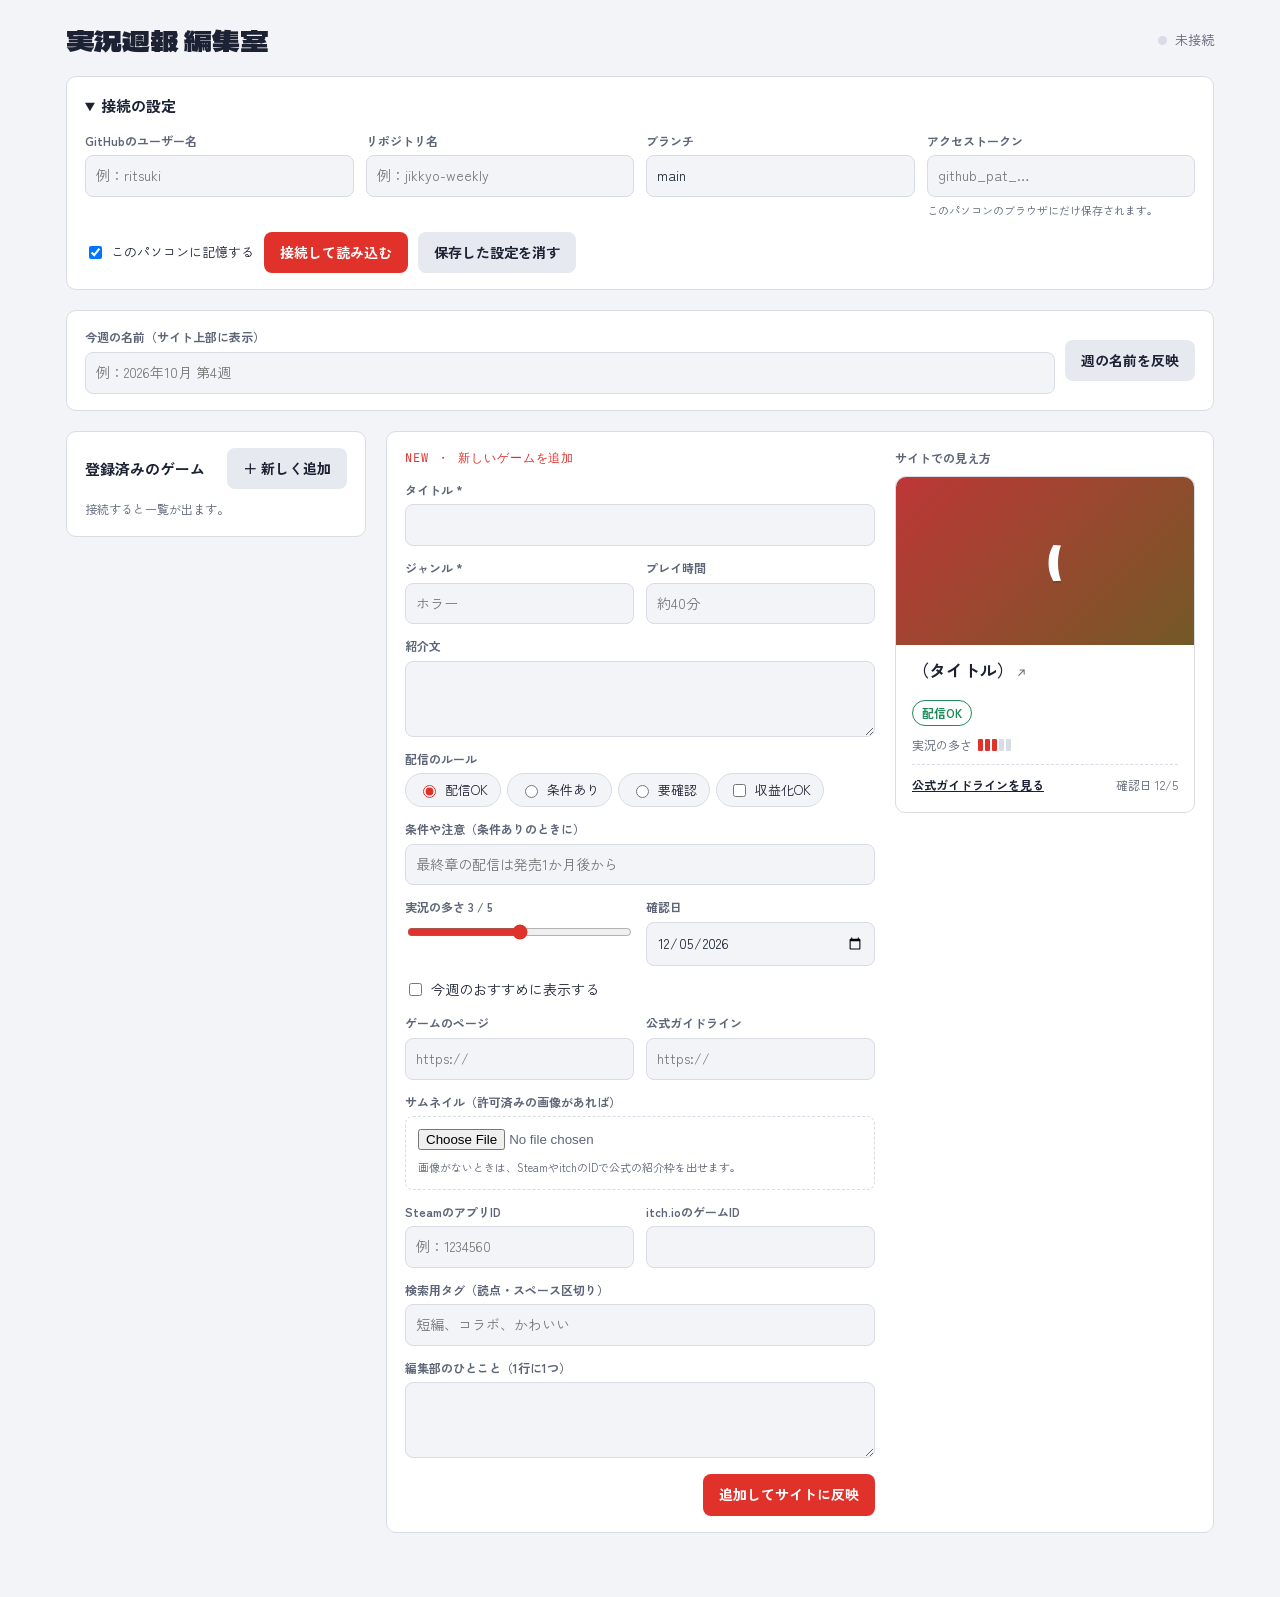
<file: jikkyo-site/admin.html>
<!doctype html>
<html lang="ja">
<head>
<meta charset="utf-8">
<meta name="viewport" content="width=device-width, initial-scale=1, viewport-fit=cover">
<meta name="robots" content="noindex, nofollow">
<title>実況週報 編集室</title>
<link rel="preconnect" href="https://fonts.googleapis.com">
<link rel="stylesheet" href="https://fonts.googleapis.com/css2?family=Dela+Gothic+One&family=Zen+Kaku+Gothic+New:wght@400;500;700&family=JetBrains+Mono:wght@500&display=swap">
<link rel="stylesheet" href="style.css">
<style>
.admin{max-width:1180px;margin:0 auto;padding-left:max(16px,env(safe-area-inset-left,0px));padding-right:max(16px,env(safe-area-inset-right,0px));padding-block:24px 64px;display:grid;gap:20px}
.top{display:flex;align-items:center;justify-content:space-between;gap:12px;flex-wrap:wrap}
.top h1{font-size:28px}
.conn{font-size:13px;display:flex;align-items:center;gap:8px;color:var(--muted)}
.conn .dot{width:9px;height:9px;border-radius:50%;background:var(--line)}
.conn.ok .dot{background:var(--ok)} .conn.err .dot{background:var(--tally)}
.panel{background:var(--surface);border:1px solid var(--line);border-radius:10px;padding:16px 18px}
details.panel summary{cursor:pointer;font-weight:700}
.grid2{display:grid;grid-template-columns:repeat(auto-fit,minmax(200px,1fr));gap:12px;margin-top:12px;align-items:start}
input[type=range]{accent-color:var(--tally)}
.field{display:grid;gap:4px;min-width:0}
.field>span{font-size:12px;font-weight:700;color:var(--muted)}
.field small{font-size:11px;color:var(--muted)}
input[type=text],input[type=url],input[type=password],input[type=date],textarea,select{font:inherit;font-size:14px;width:100%;background:var(--bg);color:var(--ink);border:1px solid var(--line);border-radius:8px;padding:8px 10px}
textarea{min-height:76px;resize:vertical}
input:focus,textarea:focus,select:focus{outline:2px solid var(--tally);outline-offset:1px}
.row{display:flex;gap:10px;align-items:center;flex-wrap:wrap}
.btn{font:inherit;font-size:14px;font-weight:700;border:0;border-radius:8px;padding:9px 16px;cursor:pointer;background:var(--chip);color:var(--ink)}
.btn.primary{background:var(--tally);color:#fff}
.btn.danger{background:transparent;color:var(--tally);border:1.5px solid var(--tally)}
.btn:disabled{opacity:.5;cursor:wait}
.main{display:grid;grid-template-columns:minmax(0,300px) minmax(0,1fr);gap:20px;align-items:start}
@media (max-width:860px){.main{grid-template-columns:1fr}}
.glist{display:grid;gap:6px;max-height:70vh;overflow:auto}
.gitem{display:flex;align-items:center;gap:8px;padding:8px 10px;border-radius:8px;border:1px solid transparent;cursor:pointer;background:none;font:inherit;color:inherit;text-align:left;width:100%}
.gitem:hover{background:var(--chip)}
.gitem[aria-current="true"]{border-color:var(--tally);background:var(--chip)}
.gitem .t{flex:1;min-width:0;overflow:hidden;text-overflow:ellipsis;white-space:nowrap;font-size:14px}
.gitem .s{font-size:11px;font-family:var(--mono);color:var(--muted)}
.editor{display:grid;grid-template-columns:minmax(0,1fr) minmax(0,300px);gap:20px;align-items:start}
@media (max-width:1060px){.editor{grid-template-columns:1fr}}
form{display:grid;gap:12px}
.seg{display:flex;gap:6px;flex-wrap:wrap}
.seg label{display:flex;align-items:center;gap:6px;font-size:13px;background:var(--bg);border:1px solid var(--line);border-radius:999px;padding:5px 12px;cursor:pointer}
.seg input{accent-color:var(--tally)}
.preview{position:sticky;top:16px;display:grid;gap:8px}
.preview>span{font-size:12px;font-weight:700;color:var(--muted)}
.drop{border:1.5px dashed var(--line);border-radius:8px;padding:12px;font-size:13px;color:var(--muted);display:grid;gap:8px}
.drop img{max-height:120px;border-radius:6px;justify-self:start}
.toast{position:fixed;left:50%;bottom:calc(20px + env(safe-area-inset-bottom,0px));transform:translateX(-50%);background:var(--pop);color:var(--popink);padding:10px 18px;border-radius:999px;font-size:14px;z-index:20;max-width:calc(100% - 32px)}
.toast.err{background:var(--tally);color:#fff}
.mode{font-family:var(--mono);font-size:12px;color:var(--tally);letter-spacing:.08em}
</style>
</head>
<body>
<div class="admin">
  <div class="top">
    <h1>実況週報 編集室</h1>
    <div class="conn" id="conn"><span class="dot"></span><span id="connText">未接続</span></div>
  </div>

  <details class="panel" id="setup">
    <summary>接続の設定</summary>
    <div class="grid2">
      <label class="field"><span>GitHubのユーザー名</span><input type="text" id="owner" placeholder="例：ritsuki" autocomplete="off"></label>
      <label class="field"><span>リポジトリ名</span><input type="text" id="repo" placeholder="例：jikkyo-weekly" autocomplete="off"></label>
      <label class="field"><span>ブランチ</span><input type="text" id="branch" value="main" autocomplete="off"></label>
      <label class="field"><span>アクセストークン</span><input type="password" id="token" placeholder="github_pat_…" autocomplete="off"><small>このパソコンのブラウザにだけ保存されます。</small></label>
    </div>
    <div class="row" style="margin-top:12px">
      <label class="row" style="font-size:13px;gap:6px"><input type="checkbox" id="remember" checked>このパソコンに記憶する</label>
      <button class="btn primary" type="button" id="connect">接続して読み込む</button>
      <button class="btn" type="button" id="forget">保存した設定を消す</button>
    </div>
  </details>

  <div class="panel row">
    <label class="field" style="flex:1;min-width:200px"><span>今週の名前（サイト上部に表示）</span><input type="text" id="week" placeholder="例：2026年10月 第4週"></label>
    <button class="btn" type="button" id="saveWeek">週の名前を反映</button>
  </div>

  <div class="main">
    <div class="panel" style="display:grid;gap:10px">
      <div class="row" style="justify-content:space-between"><strong>登録済みのゲーム</strong><button class="btn" type="button" id="newBtn">＋ 新しく追加</button></div>
      <div class="glist" id="glist"><p class="hint">接続すると一覧が出ます。</p></div>
    </div>

    <div class="panel editor">
      <form id="form" novalidate>
        <div class="mode" id="mode">NEW ・ 新しいゲームを追加</div>
        <label class="field"><span>タイトル *</span><input type="text" id="f_title" required></label>
        <div class="grid2" style="margin:0">
          <label class="field"><span>ジャンル *</span><input type="text" id="f_genre" list="genreList" required placeholder="ホラー"></label>
          <label class="field"><span>プレイ時間</span><input type="text" id="f_time" placeholder="約40分"></label>
        </div>
        <datalist id="genreList"></datalist>
        <label class="field"><span>紹介文</span><textarea id="f_desc"></textarea></label>
        <div class="field"><span>配信のルール</span>
          <div class="seg">
            <label><input type="radio" name="status" value="ok" checked>配信OK</label>
            <label><input type="radio" name="status" value="cond">条件あり</label>
            <label><input type="radio" name="status" value="check">要確認</label>
            <label><input type="checkbox" id="f_money">収益化OK</label>
          </div>
        </div>
        <label class="field"><span>条件や注意（条件ありのときに）</span><input type="text" id="f_note" placeholder="最終章の配信は発売1か月後から"></label>
        <div class="grid2" style="margin:0">
          <label class="field"><span>実況の多さ <b id="heatVal">3</b> / 5</span><input type="range" id="f_heat" min="1" max="5" value="3"></label>
          <label class="field"><span>確認日</span><input type="date" id="f_checked"></label>
        </div>
        <label class="row" style="font-size:14px;gap:6px"><input type="checkbox" id="f_pick">今週のおすすめに表示する</label>
        <div class="grid2" style="margin:0">
          <label class="field"><span>ゲームのページ</span><input type="url" id="f_site" placeholder="https://"></label>
          <label class="field"><span>公式ガイドライン</span><input type="url" id="f_guide" placeholder="https://"></label>
        </div>
        <div class="field"><span>サムネイル（許可済みの画像があれば）</span>
          <div class="drop">
            <input type="file" id="f_image" accept="image/*">
            <img id="imgPrev" alt="" hidden>
            <button class="btn" type="button" id="imgClear" hidden>画像を外す</button>
            <small>画像がないときは、SteamやitchのIDで公式の紹介枠を出せます。</small>
          </div>
        </div>
        <div class="grid2" style="margin:0">
          <label class="field"><span>SteamのアプリID</span><input type="text" id="f_steam" inputmode="numeric" placeholder="例：1234560"></label>
          <label class="field"><span>itch.ioのゲームID</span><input type="text" id="f_itch" inputmode="numeric"></label>
        </div>
        <label class="field"><span>検索用タグ（読点・スペース区切り）</span><input type="text" id="f_tags" placeholder="短編、コラボ、かわいい"></label>
        <label class="field"><span>編集部のひとこと（1行に1つ）</span><textarea id="f_voices"></textarea></label>
        <div class="row" style="justify-content:space-between;margin-top:4px">
          <button class="btn danger" type="button" id="delBtn" hidden>このゲームを削除</button>
          <button class="btn primary" type="submit" id="saveBtn" style="margin-left:auto">追加してサイトに反映</button>
        </div>
      </form>
      <div class="preview"><span>サイトでの見え方</span><div id="prev"></div></div>
    </div>
  </div>
</div>

<script src="card.js"></script>
<script>
const { card, esc } = window.Jikkyo;
const $ = id => document.getElementById(id);
const store = { get(k){ try{ return localStorage.getItem(k) ?? sessionStorage.getItem(k); }catch(e){ return null; } },
                set(k,v,keep){ try{ (keep?localStorage:sessionStorage).setItem(k,v); }catch(e){} },
                clear(){ try{ ["owner","repo","branch","token"].forEach(k=>{localStorage.removeItem(k);sessionStorage.removeItem(k);}); }catch(e){} } };

let DATA = null;            // {week, games}
let editingId = null;       // 編集中のゲームID（新規ならnull）
let pendingImage = null;    // {dataUrl, ext} 新しく選んだ画像
let removeImage = false;    // 既存画像を外す

/* ---------- 文字列 <-> Base64（日本語OK） ---------- */
const toB64 = s => { const b = new TextEncoder().encode(s); let bin=""; for(let i=0;i<b.length;i+=0x8000) bin += String.fromCharCode(...b.subarray(i,i+0x8000)); return btoa(bin); };
const fromB64 = s => new TextDecoder().decode(Uint8Array.from(atob(s.replace(/\s/g,"")), c=>c.charCodeAt(0)));

/* ---------- GitHub API ---------- */
const cfg = () => ({ owner:$("owner").value.trim(), repo:$("repo").value.trim(), branch:$("branch").value.trim()||"main", token:$("token").value.trim() });
async function gh(path, method="GET", body){
  const c = cfg();
  const url = `https://api.github.com/repos/${encodeURIComponent(c.owner)}/${encodeURIComponent(c.repo)}/contents/${path}` + (method==="GET" ? `?ref=${encodeURIComponent(c.branch)}&t=${Date.now()}` : "");
  const res = await fetch(url, { method, headers:{ "Authorization":`Bearer ${c.token}`, "Accept":"application/vnd.github+json", "Content-Type":"application/json" }, body: body ? JSON.stringify({...body, branch:c.branch}) : undefined });
  if (res.status === 404 && method === "GET") return null;
  if (!res.ok){
    const msg = res.status===401 ? "トークンが正しくないか、期限が切れています。"
              : res.status===403 ? "トークンにこのリポジトリへの書き込み権限がありません。"
              : res.status===404 ? "リポジトリが見つかりません。ユーザー名とリポジトリ名を確認してください。"
              : res.status===409 ? "他の更新と重なりました。もう一度押してください。"
              : `GitHubからエラーが返りました（${res.status}）。`;
    throw new Error(msg);
  }
  return res.status === 204 ? null : res.json();
}
async function loadData(){
  const f = await gh("games.json");
  if (!f) return { data:{week:"",games:[]}, sha:null };
  return { data: JSON.parse(fromB64(f.content)), sha: f.sha };
}
/* 最新のgames.jsonを取り直してから変更を当てて保存（上書き事故を防ぐ） */
async function commitData(message, mutate){
  const { data, sha } = await loadData();
  mutate(data);
  await gh("games.json","PUT",{ message, content: toB64(JSON.stringify(data,null,2)+"\n"), ...(sha?{sha}:{}) });
  DATA = data;
}
async function deleteFile(path){
  if (!path || /^https?:/.test(path)) return;
  const f = await gh(path);
  if (f) await gh(path,"DELETE",{ message:`画像を削除: ${path}`, sha:f.sha });
}

/* ---------- 画面 ---------- */
let toastTimer;
function toast(msg, err){
  document.querySelectorAll(".toast").forEach(t=>t.remove());
  const t = document.createElement("div"); t.className = "toast"+(err?" err":""); t.textContent = msg; t.setAttribute("role","status");
  document.body.appendChild(t); clearTimeout(toastTimer); toastTimer = setTimeout(()=>t.remove(), err?7000:4000);
}
function setConn(state, text){ $("conn").className = "conn "+state; $("connText").textContent = text; }
function busy(on){ ["saveBtn","delBtn","saveWeek","connect"].forEach(id=>$(id).disabled = on); }

function renderList(){
  const games = DATA?.games || [];
  $("glist").innerHTML = games.length ? games.map(g=>`<button type="button" class="gitem" data-id="${esc(g.id)}" aria-current="${g.id===editingId}">
      <span class="t">${g.pick?"★ ":""}${esc(g.title)}</span><span class="s">${esc(g.genre)}</span></button>`).join("")
    : `<p class="hint">まだ登録がありません。右のフォームから追加できます。</p>`;
  $("genreList").innerHTML = [...new Set(games.map(g=>g.genre).filter(Boolean))].map(x=>`<option value="${esc(x)}">`).join("");
}

const today = () => new Date(Date.now() - new Date().getTimezoneOffset()*60000).toISOString().slice(0,10);
function isoFromChecked(c){ if(!c) return today(); const m = String(c).match(/^(\d{1,2})\/(\d{1,2})$/); return m ? `${new Date().getFullYear()}-${m[1].padStart(2,"0")}-${m[2].padStart(2,"0")}` : (/^\d{4}-\d{2}-\d{2}$/.test(c)?c:today()); }
function checkedFromIso(iso){ const [,m,d] = iso.split("-"); return `${+m}/${+d}`; }

function fillForm(g){
  editingId = g ? g.id : null; pendingImage = null; removeImage = false;
  $("f_title").value = g?.title || ""; $("f_genre").value = g?.genre || ""; $("f_time").value = g?.time || "";
  $("f_desc").value = g?.desc || ""; $("f_note").value = g?.note || "";
  document.querySelector(`input[name=status][value=${g?.status || "ok"}]`).checked = true;
  $("f_money").checked = g ? !!g.money : false; $("f_pick").checked = !!g?.pick;
  $("f_heat").value = g?.heat || 3; $("heatVal").textContent = $("f_heat").value;
  $("f_checked").value = isoFromChecked(g?.checked);
  $("f_site").value = g?.site || ""; $("f_guide").value = g?.guide || "";
  $("f_steam").value = g?.steam || ""; $("f_itch").value = g?.itch || "";
  $("f_tags").value = (g?.tags || []).join("、");
  $("f_voices").value = (g?.voices || []).map(v=>v.t).join("\n");
  $("f_image").value = "";
  showImage(rawUrl(g?.thumb));
  $("mode").textContent = g ? "EDIT ・ 登録済みのゲームを修正" : "NEW ・ 新しいゲームを追加";
  $("saveBtn").textContent = g ? "修正してサイトに反映" : "追加してサイトに反映";
  $("delBtn").hidden = !g;
  renderList(); preview();
}
function rawUrl(p){ if(!p) return ""; if(/^(https?:|data:)/.test(p)) return p; const c=cfg(); return `https://raw.githubusercontent.com/${c.owner}/${c.repo}/${c.branch}/${p}`; }
function showImage(src){ $("imgPrev").hidden = !src; $("imgClear").hidden = !src; if(src) $("imgPrev").src = src; else $("imgPrev").removeAttribute("src"); }

function readForm(){
  const base = DATA?.games.find(g=>g.id===editingId) || {};
  return {
    id: editingId || ("g" + Date.now().toString(36)),
    title: $("f_title").value.trim(), genre: $("f_genre").value.trim(), time: $("f_time").value.trim(),
    status: document.querySelector("input[name=status]:checked").value, money: $("f_money").checked,
    heat: Number($("f_heat").value), pick: $("f_pick").checked,
    site: $("f_site").value.trim(), guide: $("f_guide").value.trim(),
    thumb: removeImage ? "" : (base.thumb || ""), steam: $("f_steam").value.trim(), itch: $("f_itch").value.trim(),
    tags: $("f_tags").value.split(/[、,，\s]+/).map(s=>s.trim()).filter(Boolean),
    desc: $("f_desc").value.trim(), note: $("f_note").value.trim(),
    voices: $("f_voices").value.split("\n").map(s=>s.trim()).filter(Boolean).map(t=>({t, by:"編集部"})),
    checked: checkedFromIso($("f_checked").value || today()),
  };
}
function preview(){
  const g = readForm();
  if (pendingImage) g.thumb = pendingImage.dataUrl;
  else g.thumb = rawUrl(g.thumb);
  if (!g.title) g.title = "（タイトル）";
  $("prev").innerHTML = card(g, g.pick);
}

/* 画像は横1280pxまでに縮めてから送る */
async function shrink(file){
  const img = await new Promise((ok,ng)=>{ const i=new Image(); i.onload=()=>ok(i); i.onerror=ng; i.src=URL.createObjectURL(file); });
  const scale = Math.min(1, 1280 / img.naturalWidth);
  const c = document.createElement("canvas"); c.width = Math.round(img.naturalWidth*scale); c.height = Math.round(img.naturalHeight*scale);
  c.getContext("2d").drawImage(img,0,0,c.width,c.height); URL.revokeObjectURL(img.src);
  let dataUrl = c.toDataURL("image/webp", .85), ext = "webp";
  if (!dataUrl.startsWith("data:image/webp")) { dataUrl = c.toDataURL("image/jpeg", .85); ext = "jpg"; }
  return { dataUrl, ext };
}

/* ---------- 操作 ---------- */
$("connect").addEventListener("click", async ()=>{
  const c = cfg();
  if (!c.owner || !c.repo || !c.token) { toast("ユーザー名・リポジトリ名・トークンを入れてください。", true); return; }
  const keep = $("remember").checked;
  Object.entries(c).forEach(([k,v])=>store.set(k,v,keep));
  busy(true); setConn("", "接続中…");
  try{
    DATA = (await loadData()).data;
    $("week").value = DATA.week || "";
    setConn("ok", `${c.owner}/${c.repo} に接続中`); $("setup").open = false;
    fillForm(null); toast(`${DATA.games.length}本のゲームを読み込みました。`);
  }catch(e){ setConn("err","接続できません"); toast(e.message, true); }
  busy(false);
});
$("forget").addEventListener("click", ()=>{ store.clear(); $("token").value=""; toast("保存していた設定を消しました。"); });

$("glist").addEventListener("click", e=>{
  const b = e.target.closest(".gitem"); if(!b) return;
  fillForm(DATA.games.find(g=>g.id===b.dataset.id));
  window.scrollTo({top:$("form").getBoundingClientRect().top + scrollY - 20, behavior:"smooth"});
});
$("newBtn").addEventListener("click", ()=>fillForm(null));
$("form").addEventListener("input", e=>{ if(e.target.id==="f_heat") $("heatVal").textContent = e.target.value; preview(); });
$("form").addEventListener("change", preview);

$("f_image").addEventListener("change", async e=>{
  const f = e.target.files[0]; if(!f) return;
  try{ pendingImage = await shrink(f); removeImage = false; showImage(pendingImage.dataUrl); preview(); }
  catch(err){ toast("この画像は読み込めませんでした。PNGかJPEGで試してください。", true); }
});
$("imgClear").addEventListener("click", ()=>{ pendingImage = null; removeImage = true; $("f_image").value=""; showImage(""); preview(); });

$("form").addEventListener("submit", async e=>{
  e.preventDefault();
  if (!DATA) { toast("先に「接続の設定」から接続してください。", true); $("setup").open = true; return; }
  const g = readForm();
  if (!g.title || !g.genre) { toast("タイトルとジャンルは必須です。", true); return; }
  const isNew = !editingId;
  const old = DATA.games.find(x=>x.id===g.id);
  busy(true);
  try{
    if (pendingImage){
      const path = `images/${g.id}-${Date.now().toString(36)}.${pendingImage.ext}`;
      await gh(path,"PUT",{ message:`画像を追加: ${g.title}`, content: pendingImage.dataUrl.split(",")[1] });
      g.thumb = path;
    }
    await commitData(`${isNew?"追加":"修正"}: ${g.title}`, data=>{
      const i = data.games.findIndex(x=>x.id===g.id);
      if (i >= 0) data.games[i] = g; else data.games.unshift(g);
    });
    if (old?.thumb && old.thumb !== g.thumb) await deleteFile(old.thumb).catch(()=>{});
    fillForm(DATA.games.find(x=>x.id===g.id));
    toast(`「${g.title}」を${isNew?"追加":"修正"}しました。1〜2分でサイトに反映されます。`);
  }catch(err){ toast(err.message, true); }
  busy(false);
});

$("delBtn").addEventListener("click", async ()=>{
  const g = DATA?.games.find(x=>x.id===editingId); if(!g) return;
  if (!confirm(`「${g.title}」をサイトから削除します。よろしいですか？`)) return;
  busy(true);
  try{
    await commitData(`削除: ${g.title}`, data=>{ data.games = data.games.filter(x=>x.id!==g.id); });
    await deleteFile(g.thumb).catch(()=>{});
    fillForm(null); toast(`「${g.title}」を削除しました。1〜2分でサイトからも消えます。`);
  }catch(err){ toast(err.message, true); }
  busy(false);
});

$("saveWeek").addEventListener("click", async ()=>{
  if (!DATA) { toast("先に接続してください。", true); $("setup").open = true; return; }
  const w = $("week").value.trim();
  busy(true);
  try{ await commitData(`週の名前を更新: ${w}`, data=>{ data.week = w; }); toast("週の名前を反映しました。"); }
  catch(err){ toast(err.message, true); }
  busy(false);
});

/* 起動時：保存した設定があれば自動で接続 */
["owner","repo","branch","token"].forEach(k=>{ const v = store.get(k); if(v) $(k).value = v; });
$("f_checked").value = today();
preview();
if ($("owner").value && $("repo").value && $("token").value) $("connect").click(); else $("setup").open = true;
</script>
</body>
</html>
</file>
<file: style.css>
*,*::before,*::after{box-sizing:border-box}
html{overflow-x:clip}
body{margin:0}
img{max-width:100%}
/* Layout: 放送局の「番組表」— 上にON AIR帯と検索、今週の3本を大きく、その下にジャンル別の一覧 */
:root{
  --bg:#f3f4f7; --surface:#ffffff; --ink:#1c2233; --muted:#5d6577; --line:#d9dce5;
  --tally:#e0322b; --ok:#1f8a5b; --cond:#b7791f; --check:#5d6577; --chip:#e7e9f0;
  --pop:#1c2233; --popink:#f3f4f7;
  --display:"Dela Gothic One","Hiragino Sans","Yu Gothic",sans-serif;
  --body:"Zen Kaku Gothic New","Hiragino Sans","Yu Gothic",sans-serif;
  --mono:"JetBrains Mono",ui-monospace,Menlo,monospace;
}
@media (prefers-color-scheme:dark){:root:not([data-theme="light"]){
  --bg:#12151d; --surface:#1b2030; --ink:#e9ecf4; --muted:#9aa2b5; --line:#2d3446;
  --tally:#ff5a50; --ok:#4cc58c; --cond:#e3a84a; --check:#9aa2b5; --chip:#252b3c;
  --pop:#e9ecf4; --popink:#12151d; color-scheme:dark}}
:root[data-theme="dark"]{
  --bg:#12151d; --surface:#1b2030; --ink:#e9ecf4; --muted:#9aa2b5; --line:#2d3446;
  --tally:#ff5a50; --ok:#4cc58c; --cond:#e3a84a; --check:#9aa2b5; --chip:#252b3c;
  --pop:#e9ecf4; --popink:#12151d; color-scheme:dark}
body{background:var(--bg);color:var(--ink);font-family:var(--body);font-size:15px;line-height:1.7}
.wrap{max-width:1040px;margin:0 auto;padding-left:max(16px,env(safe-area-inset-left,0px));padding-right:max(16px,env(safe-area-inset-right,0px));padding-block:28px 56px;display:grid;gap:36px}
header{display:grid;gap:12px}
.onair{display:flex;align-items:center;gap:10px;font-family:var(--mono);font-size:12px;letter-spacing:.12em;color:var(--muted)}
.lamp{display:inline-flex;align-items:center;gap:6px;color:var(--tally);font-weight:500}
.lamp::before{content:"";width:9px;height:9px;border-radius:50%;background:var(--tally);box-shadow:0 0 0 4px color-mix(in srgb,var(--tally) 22%,transparent)}
@media (prefers-reduced-motion:no-preference){.lamp::before{animation:blink 2.4s ease-in-out infinite}}
@keyframes blink{50%{opacity:.35}}
h1{font-family:var(--display);font-weight:400;font-size:clamp(30px,6vw,52px);line-height:1.15;margin:0;text-wrap:balance}
.lead{margin:0;color:var(--muted);max-width:60ch}
.search{display:flex;align-items:center;gap:10px;background:var(--surface);border:1.5px solid var(--line);border-radius:999px;padding:4px 6px 4px 18px;max-width:560px}
.search:focus-within{border-color:var(--tally)}
.search label{font-family:var(--mono);font-size:12px;color:var(--tally);letter-spacing:.08em;white-space:nowrap}
.search input{flex:1;min-width:0;font:inherit;border:0;background:transparent;color:var(--ink);padding:8px 0;outline:none}
.search button{font:inherit;font-size:13px;border:0;background:var(--chip);color:var(--ink);border-radius:999px;padding:6px 12px;cursor:pointer}
.search button[hidden]{display:none}
.hint{font-size:12px;color:var(--muted);margin:0}
h2{font-family:var(--display);font-weight:400;font-size:22px;margin:0 0 14px;display:flex;align-items:baseline;gap:12px;flex-wrap:wrap}
h2 small{font-family:var(--mono);font-size:12px;color:var(--muted);letter-spacing:.06em}
.picks{display:grid;grid-template-columns:repeat(auto-fit,minmax(260px,1fr));gap:14px}
.list{display:grid;grid-template-columns:repeat(auto-fill,minmax(240px,1fr));gap:12px}
.card{position:relative;background:var(--surface);border:1px solid var(--line);border-radius:10px;overflow:visible;display:grid;align-content:start;min-width:0;transition:transform .15s ease,border-color .15s ease}
.card:hover{border-color:var(--ink)}
@media (prefers-reduced-motion:no-preference){.card:hover{transform:translateY(-2px)}}
.pick{box-shadow:inset 0 3px 0 var(--tally)}
.thumb{aspect-ratio:16/9;max-width:100%;border-radius:10px 10px 0 0;overflow:hidden;position:relative}
.thumb img{width:100%;height:100%;object-fit:cover;display:block}
.ph{width:100%;height:100%;display:grid;place-items:center;font-family:var(--display);font-size:42px;color:#fff;text-shadow:0 2px 0 rgba(0,0,0,.15)}
.thumb .sample{position:absolute;top:8px;left:8px}
.thumb.embed{aspect-ratio:auto;position:relative;z-index:2;background:var(--chip)}
.thumb.steam{height:190px}.thumb.itch{height:167px}
.thumb.embed iframe{width:100%;height:100%;border:0;display:block}
.body{padding:14px 16px 16px;display:grid;gap:9px}
.ttl{font-weight:700;font-size:17px;line-height:1.35;margin:0}
.ttl a{color:inherit;text-decoration:none}
.ttl a::after{content:"";position:absolute;inset:0;border-radius:10px}
.ttl a:focus-visible{outline:none}
.card:has(.ttl a:focus-visible){outline:2px solid var(--tally);outline-offset:2px}
.ttl .ext{font-family:var(--mono);font-size:12px;color:var(--muted);margin-left:4px}
.meta{font-family:var(--mono);font-size:12px;color:var(--muted);display:flex;gap:12px;flex-wrap:wrap;font-variant-numeric:tabular-nums}
.desc{margin:0;font-size:14px}
.badges{display:flex;gap:6px;flex-wrap:wrap;align-items:center}
.fav{margin-left:auto;position:relative;z-index:2;width:32px;height:32px;padding:0;border-radius:50%;border:1.5px solid var(--line);background:var(--surface);color:var(--muted);font-size:15px;line-height:1;display:grid;place-items:center;cursor:pointer;transition:background .15s,color .15s,border-color .15s}
.fav:hover{border-color:var(--cond);color:var(--cond)}
.fav[aria-pressed="true"]{background:var(--cond);border-color:var(--cond);color:#fff}
.fav:focus-visible{outline:2px solid var(--tally);outline-offset:2px}
@media (prefers-reduced-motion:no-preference){.fav[aria-pressed="true"]{animation:pop .25s ease}}
@keyframes pop{50%{transform:scale(1.18)}}
.b{font-size:12px;font-weight:700;padding:2px 9px;border-radius:999px;border:1.5px solid currentColor;white-space:nowrap}
.b.ok{color:var(--ok)} .b.cond{color:var(--cond)} .b.check{color:var(--check)}
.heat{font-size:12px;color:var(--muted);display:flex;align-items:center;gap:6px}
.bars{display:inline-flex;gap:2px}.bars i{width:5px;height:12px;border-radius:1px;background:var(--line)}.bars i.on{background:var(--tally)}
.note{font-size:13px;color:var(--muted);border-left:2px solid var(--cond);padding-left:10px;margin:0}
.foot{position:relative;z-index:2;display:flex;justify-content:space-between;align-items:center;gap:10px;flex-wrap:wrap;font-size:12px;color:var(--muted);border-top:1px dashed var(--line);padding-top:10px}
.gl{position:relative}
.gl a{color:var(--ink);font-weight:700}
.voice-btn{font:inherit;font-size:12px;background:none;border:0;color:var(--tally);cursor:pointer;padding:0;margin-left:8px;text-decoration:underline dotted}
.pop{position:absolute;left:0;bottom:calc(100% + 10px);width:min(280px,78vw);background:var(--pop);color:var(--popink);border-radius:10px;padding:12px 14px;font-size:13px;line-height:1.6;display:grid;gap:8px;display:none;z-index:5;pointer-events:none}
.pop::after{content:"";position:absolute;left:22px;top:100%;border:7px solid transparent;border-top-color:var(--pop)}
.pop q{display:block;quotes:"「" "」"}
.pop small{font-family:var(--mono);font-size:11px;opacity:.7}
.gl:hover .pop,.gl:focus-within .pop,.gl.open .pop{display:grid}
.filters{display:flex;gap:8px;flex-wrap:wrap;margin-bottom:14px}
.filters button{font:inherit;font-size:13px;background:var(--chip);color:var(--ink);border:1px solid transparent;border-radius:999px;padding:5px 14px;cursor:pointer}
.filters button[aria-pressed="true"]{background:var(--ink);color:var(--bg)}
button:focus-visible,.gl a:focus-visible{outline:2px solid var(--tally);outline-offset:2px}
.empty{grid-column:1/-1;background:var(--surface);border:1px dashed var(--line);border-radius:10px;padding:28px;text-align:center;color:var(--muted)}
.legend{background:var(--surface);border:1px solid var(--line);border-radius:10px;padding:16px 18px;font-size:13px;color:var(--muted);display:grid;gap:6px}
.legend strong{color:var(--ink)}
.site-foot{display:grid;gap:4px;font-size:12px;color:var(--muted);text-align:center}
.site-foot p{margin:0}
.site-foot a{color:var(--ink);font-weight:700}
.sample{font-family:var(--mono);font-size:11px;background:rgba(0,0,0,.45);color:#fff;padding:1px 7px;border-radius:4px}
mark{background:color-mix(in srgb,var(--tally) 25%,transparent);color:inherit;border-radius:2px}
</file>
<file: jikkyo-site/style.css>
*,*::before,*::after{box-sizing:border-box}
body{margin:0}
img{max-width:100%}
/* Layout: 放送局の「番組表」— 上にON AIR帯と検索、今週の3本を大きく、その下にジャンル別の一覧 */
:root{
  --bg:#f3f4f7; --surface:#ffffff; --ink:#1c2233; --muted:#5d6577; --line:#d9dce5;
  --tally:#e0322b; --ok:#1f8a5b; --cond:#b7791f; --check:#5d6577; --chip:#e7e9f0;
  --pop:#1c2233; --popink:#f3f4f7;
  --display:"Dela Gothic One","Hiragino Sans","Yu Gothic",sans-serif;
  --body:"Zen Kaku Gothic New","Hiragino Sans","Yu Gothic",sans-serif;
  --mono:"JetBrains Mono",ui-monospace,Menlo,monospace;
}
@media (prefers-color-scheme:dark){:root:not([data-theme="light"]){
  --bg:#12151d; --surface:#1b2030; --ink:#e9ecf4; --muted:#9aa2b5; --line:#2d3446;
  --tally:#ff5a50; --ok:#4cc58c; --cond:#e3a84a; --check:#9aa2b5; --chip:#252b3c;
  --pop:#e9ecf4; --popink:#12151d; color-scheme:dark}}
:root[data-theme="dark"]{
  --bg:#12151d; --surface:#1b2030; --ink:#e9ecf4; --muted:#9aa2b5; --line:#2d3446;
  --tally:#ff5a50; --ok:#4cc58c; --cond:#e3a84a; --check:#9aa2b5; --chip:#252b3c;
  --pop:#e9ecf4; --popink:#12151d; color-scheme:dark}
body{background:var(--bg);color:var(--ink);font-family:var(--body);font-size:15px;line-height:1.7}
.wrap{max-width:1040px;margin:0 auto;padding-left:max(16px,env(safe-area-inset-left,0px));padding-right:max(16px,env(safe-area-inset-right,0px));padding-block:28px 56px;display:grid;gap:36px}
header{display:grid;gap:12px}
.onair{display:flex;align-items:center;gap:10px;font-family:var(--mono);font-size:12px;letter-spacing:.12em;color:var(--muted)}
.lamp{display:inline-flex;align-items:center;gap:6px;color:var(--tally);font-weight:500}
.lamp::before{content:"";width:9px;height:9px;border-radius:50%;background:var(--tally);box-shadow:0 0 0 4px color-mix(in srgb,var(--tally) 22%,transparent)}
@media (prefers-reduced-motion:no-preference){.lamp::before{animation:blink 2.4s ease-in-out infinite}}
@keyframes blink{50%{opacity:.35}}
h1{font-family:var(--display);font-weight:400;font-size:clamp(30px,6vw,52px);line-height:1.15;margin:0;text-wrap:balance}
.lead{margin:0;color:var(--muted);max-width:60ch}
.search{display:flex;align-items:center;gap:10px;background:var(--surface);border:1.5px solid var(--line);border-radius:999px;padding:4px 6px 4px 18px;max-width:560px}
.search:focus-within{border-color:var(--tally)}
.search label{font-family:var(--mono);font-size:12px;color:var(--tally);letter-spacing:.08em;white-space:nowrap}
.search input{flex:1;min-width:0;font:inherit;border:0;background:transparent;color:var(--ink);padding:8px 0;outline:none}
.search button{font:inherit;font-size:13px;border:0;background:var(--chip);color:var(--ink);border-radius:999px;padding:6px 12px;cursor:pointer}
.search button[hidden]{display:none}
.hint{font-size:12px;color:var(--muted);margin:0}
h2{font-family:var(--display);font-weight:400;font-size:22px;margin:0 0 14px;display:flex;align-items:baseline;gap:12px;flex-wrap:wrap}
h2 small{font-family:var(--mono);font-size:12px;color:var(--muted);letter-spacing:.06em}
.picks{display:grid;grid-template-columns:repeat(auto-fit,minmax(260px,1fr));gap:14px}
.list{display:grid;grid-template-columns:repeat(auto-fill,minmax(240px,1fr));gap:12px}
.card{position:relative;background:var(--surface);border:1px solid var(--line);border-radius:10px;overflow:visible;display:grid;align-content:start;min-width:0;transition:transform .15s ease,border-color .15s ease}
.card:hover{border-color:var(--ink)}
@media (prefers-reduced-motion:no-preference){.card:hover{transform:translateY(-2px)}}
.pick{box-shadow:inset 0 3px 0 var(--tally)}
.thumb{aspect-ratio:16/9;max-width:100%;border-radius:10px 10px 0 0;overflow:hidden;position:relative}
.thumb img{width:100%;height:100%;object-fit:cover;display:block}
.ph{width:100%;height:100%;display:grid;place-items:center;font-family:var(--display);font-size:42px;color:#fff;text-shadow:0 2px 0 rgba(0,0,0,.15)}
.thumb .sample{position:absolute;top:8px;left:8px}
.thumb.embed{aspect-ratio:auto;position:relative;z-index:2;background:var(--chip)}
.thumb.steam{height:190px}.thumb.itch{height:167px}
.thumb.embed iframe{width:100%;height:100%;border:0;display:block}
.body{padding:14px 16px 16px;display:grid;gap:9px}
.ttl{font-weight:700;font-size:17px;line-height:1.35;margin:0}
.ttl a{color:inherit;text-decoration:none}
.ttl a::after{content:"";position:absolute;inset:0;border-radius:10px}
.ttl a:focus-visible{outline:none}
.card:has(.ttl a:focus-visible){outline:2px solid var(--tally);outline-offset:2px}
.ttl .ext{font-family:var(--mono);font-size:12px;color:var(--muted);margin-left:4px}
.meta{font-family:var(--mono);font-size:12px;color:var(--muted);display:flex;gap:12px;flex-wrap:wrap;font-variant-numeric:tabular-nums}
.desc{margin:0;font-size:14px}
.badges{display:flex;gap:6px;flex-wrap:wrap}
.b{font-size:12px;font-weight:700;padding:2px 9px;border-radius:999px;border:1.5px solid currentColor;white-space:nowrap}
.b.ok{color:var(--ok)} .b.cond{color:var(--cond)} .b.check{color:var(--check)}
.heat{font-size:12px;color:var(--muted);display:flex;align-items:center;gap:6px}
.bars{display:inline-flex;gap:2px}.bars i{width:5px;height:12px;border-radius:1px;background:var(--line)}.bars i.on{background:var(--tally)}
.note{font-size:13px;color:var(--muted);border-left:2px solid var(--cond);padding-left:10px;margin:0}
.foot{position:relative;z-index:2;display:flex;justify-content:space-between;align-items:center;gap:10px;flex-wrap:wrap;font-size:12px;color:var(--muted);border-top:1px dashed var(--line);padding-top:10px}
.gl{position:relative}
.gl a{color:var(--ink);font-weight:700}
.voice-btn{font:inherit;font-size:12px;background:none;border:0;color:var(--tally);cursor:pointer;padding:0;margin-left:8px;text-decoration:underline dotted}
.pop{position:absolute;left:0;bottom:calc(100% + 10px);width:min(280px,78vw);background:var(--pop);color:var(--popink);border-radius:10px;padding:12px 14px;font-size:13px;line-height:1.6;display:grid;gap:8px;opacity:0;visibility:hidden;transform:translateY(4px);transition:opacity .15s,transform .15s,visibility .15s;z-index:5;pointer-events:none}
.pop::after{content:"";position:absolute;left:22px;top:100%;border:7px solid transparent;border-top-color:var(--pop)}
.pop q{display:block;quotes:"「" "」"}
.pop small{font-family:var(--mono);font-size:11px;opacity:.7}
.gl:hover .pop,.gl:focus-within .pop,.gl.open .pop{opacity:1;visibility:visible;transform:none}
.filters{display:flex;gap:8px;flex-wrap:wrap;margin-bottom:14px}
.filters button{font:inherit;font-size:13px;background:var(--chip);color:var(--ink);border:1px solid transparent;border-radius:999px;padding:5px 14px;cursor:pointer}
.filters button[aria-pressed="true"]{background:var(--ink);color:var(--bg)}
button:focus-visible,.gl a:focus-visible{outline:2px solid var(--tally);outline-offset:2px}
.empty{grid-column:1/-1;background:var(--surface);border:1px dashed var(--line);border-radius:10px;padding:28px;text-align:center;color:var(--muted)}
.legend{background:var(--surface);border:1px solid var(--line);border-radius:10px;padding:16px 18px;font-size:13px;color:var(--muted);display:grid;gap:6px}
.legend strong{color:var(--ink)}
.sample{font-family:var(--mono);font-size:11px;background:rgba(0,0,0,.45);color:#fff;padding:1px 7px;border-radius:4px}
mark{background:color-mix(in srgb,var(--tally) 25%,transparent);color:inherit;border-radius:2px}
</file>
